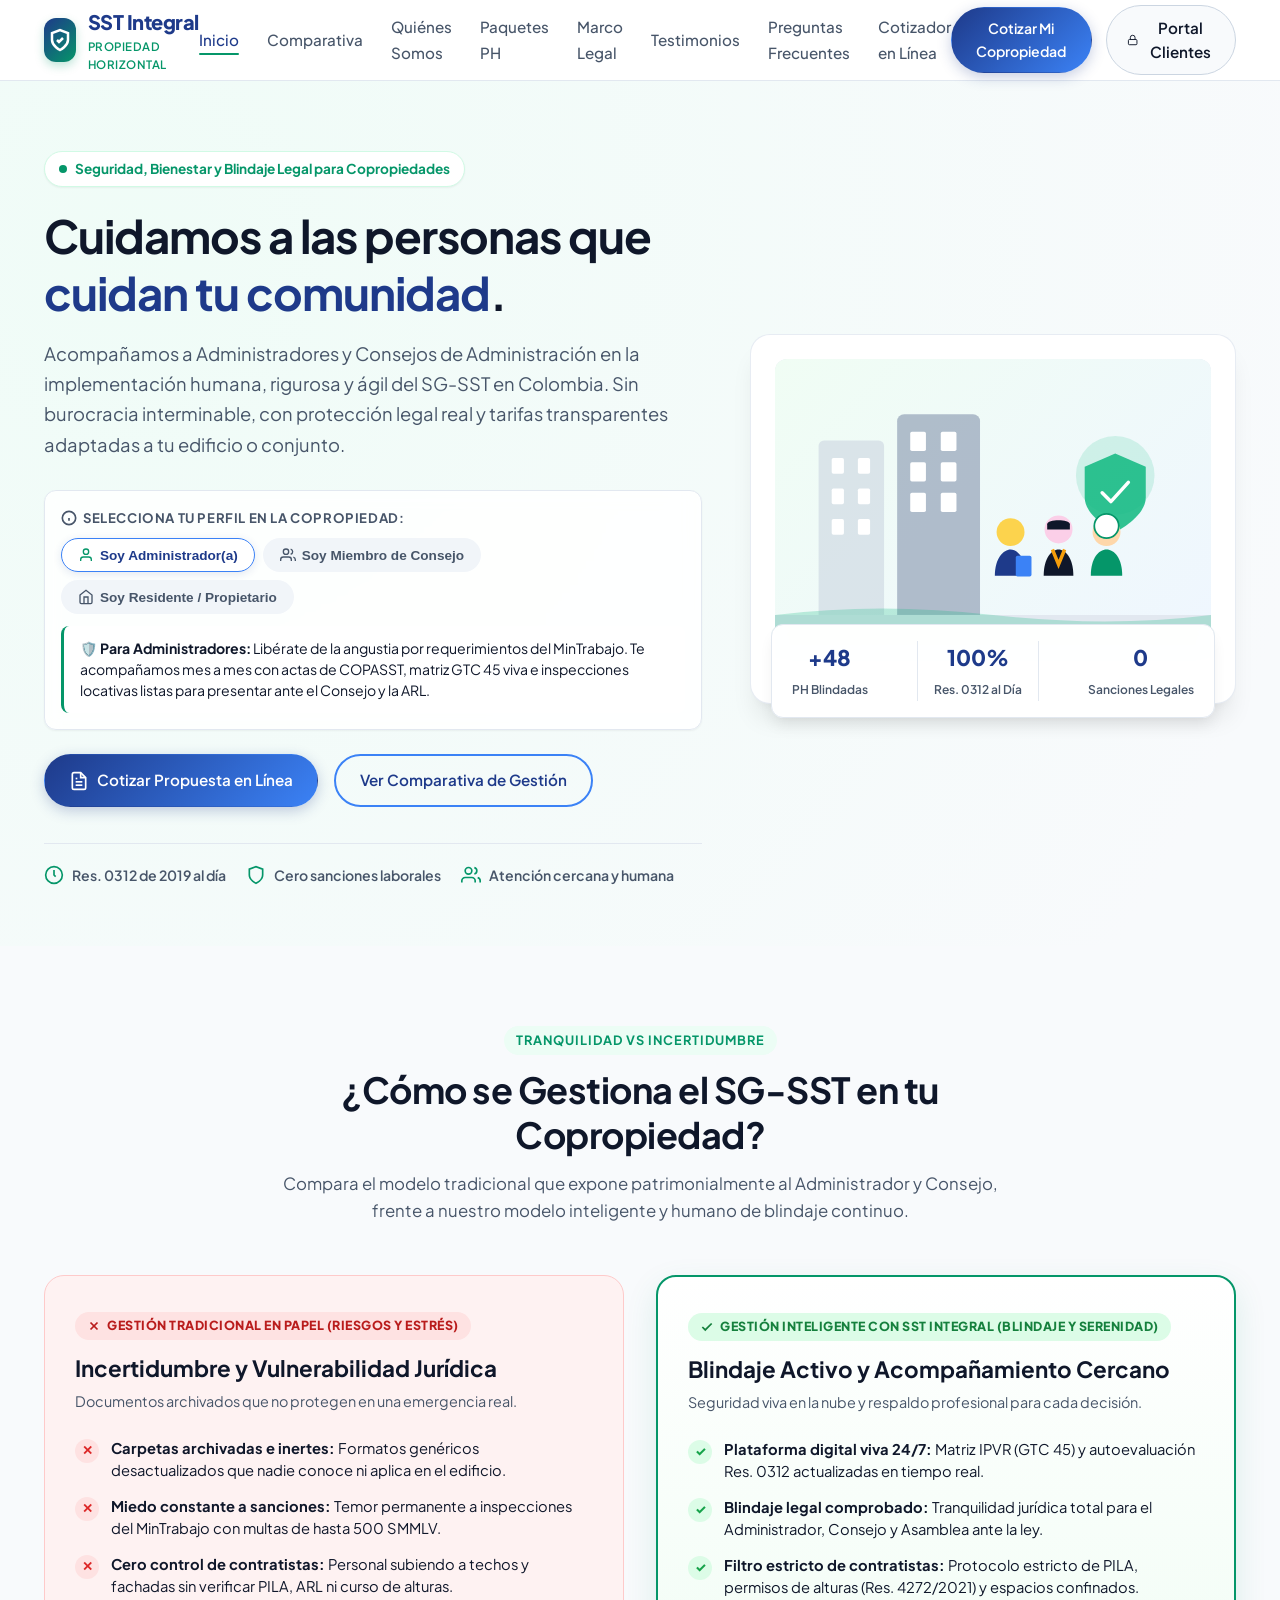
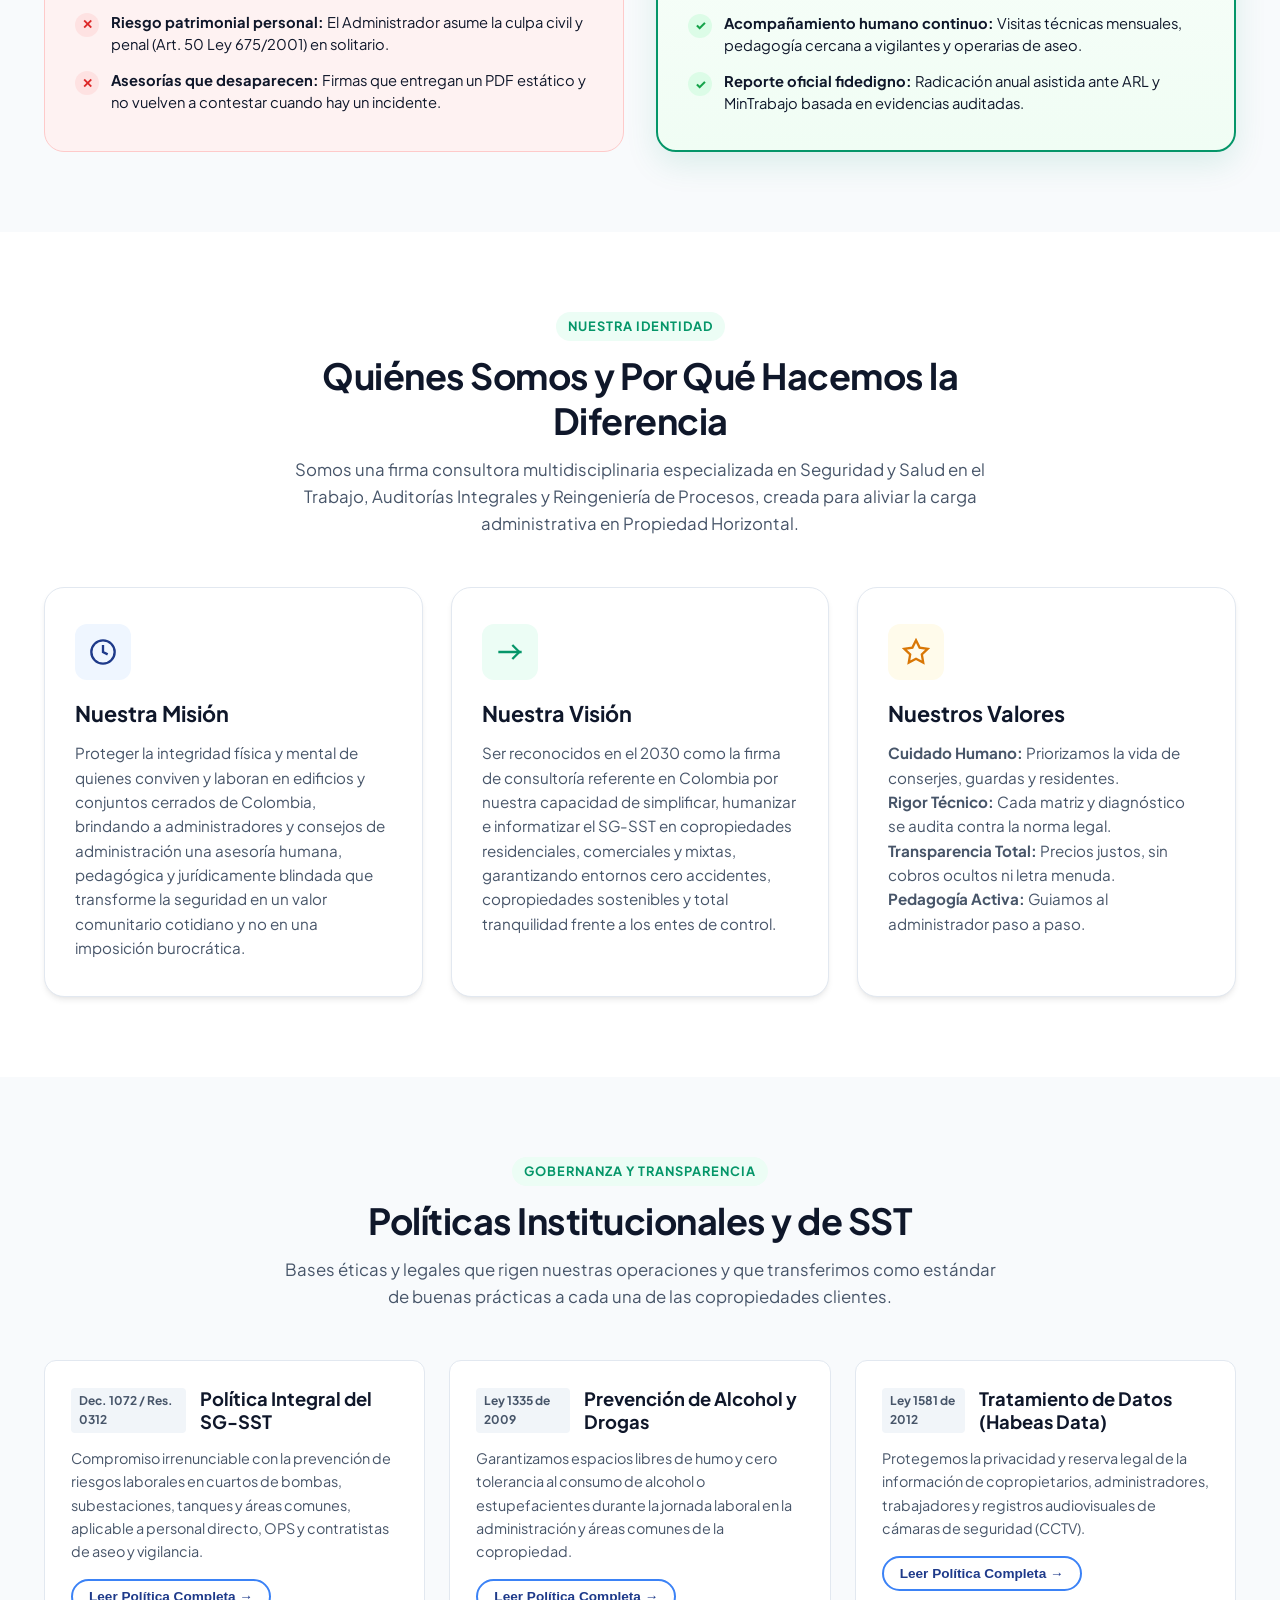
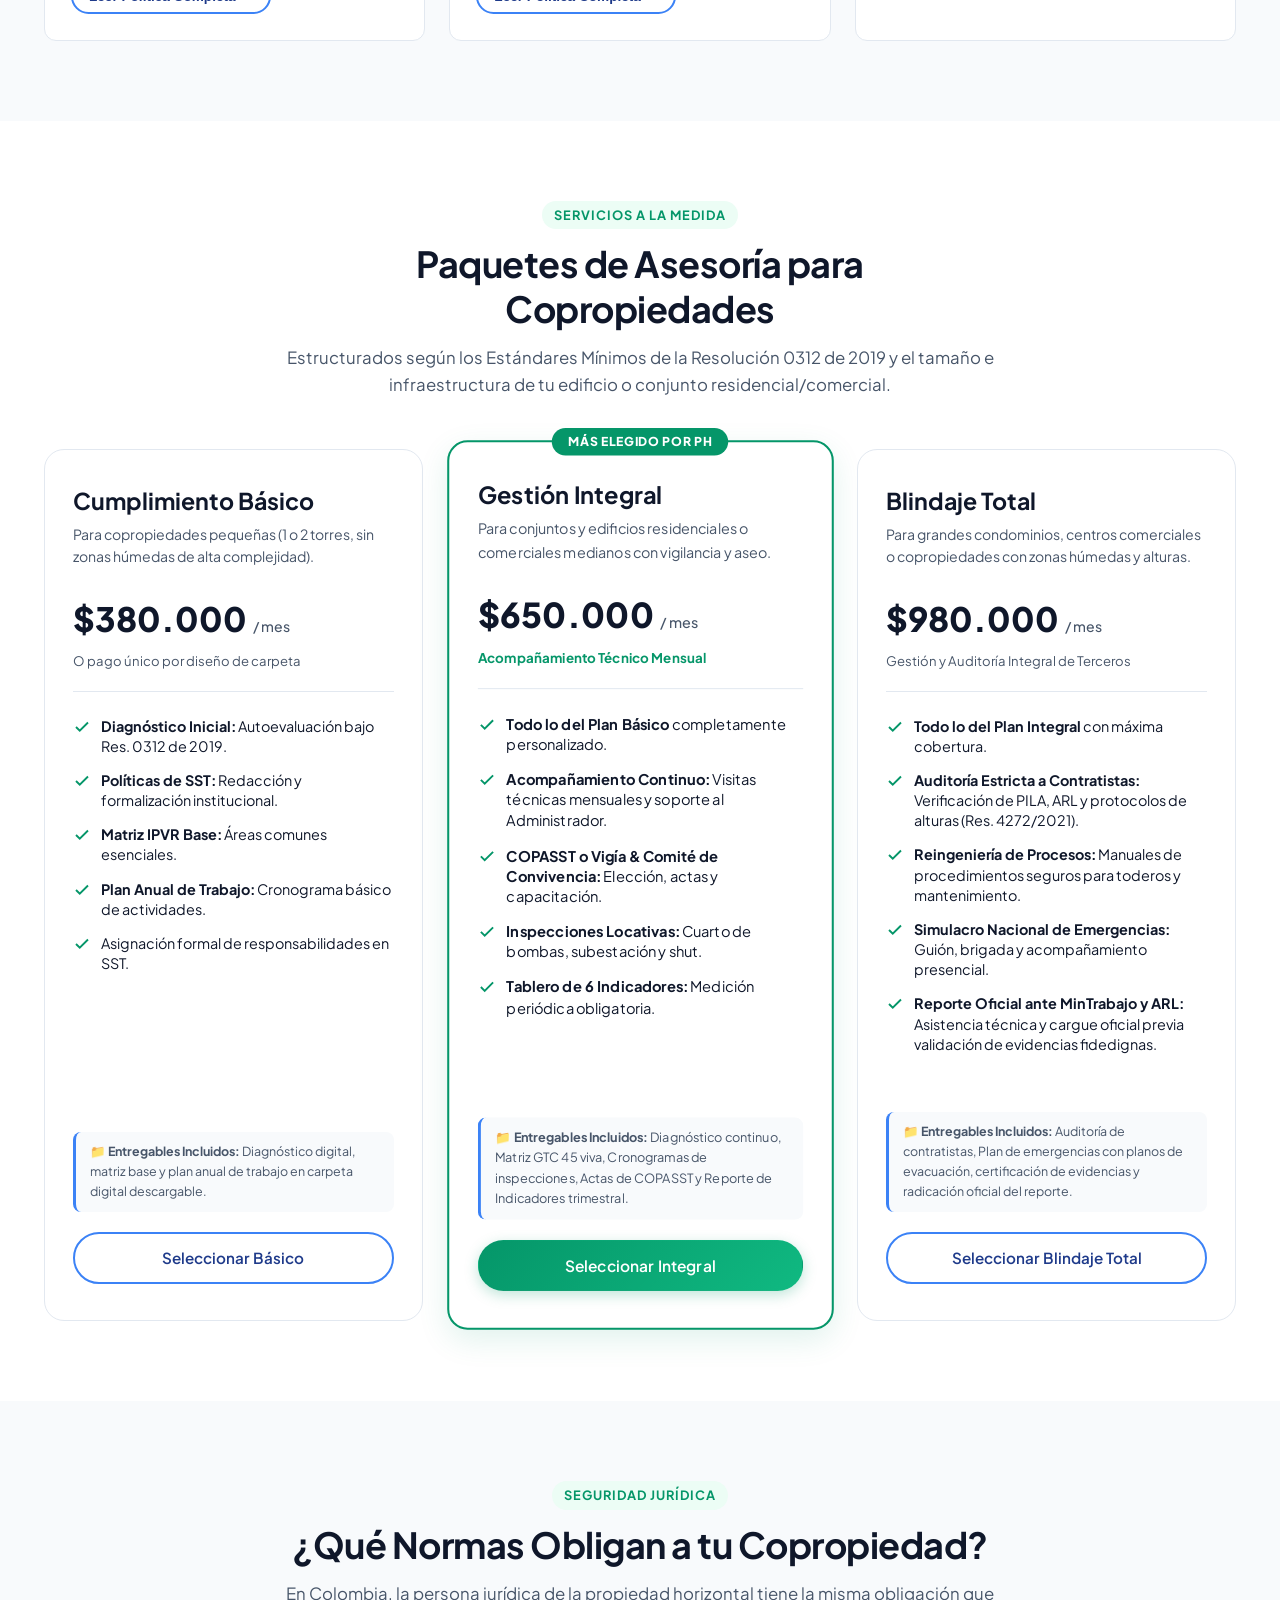
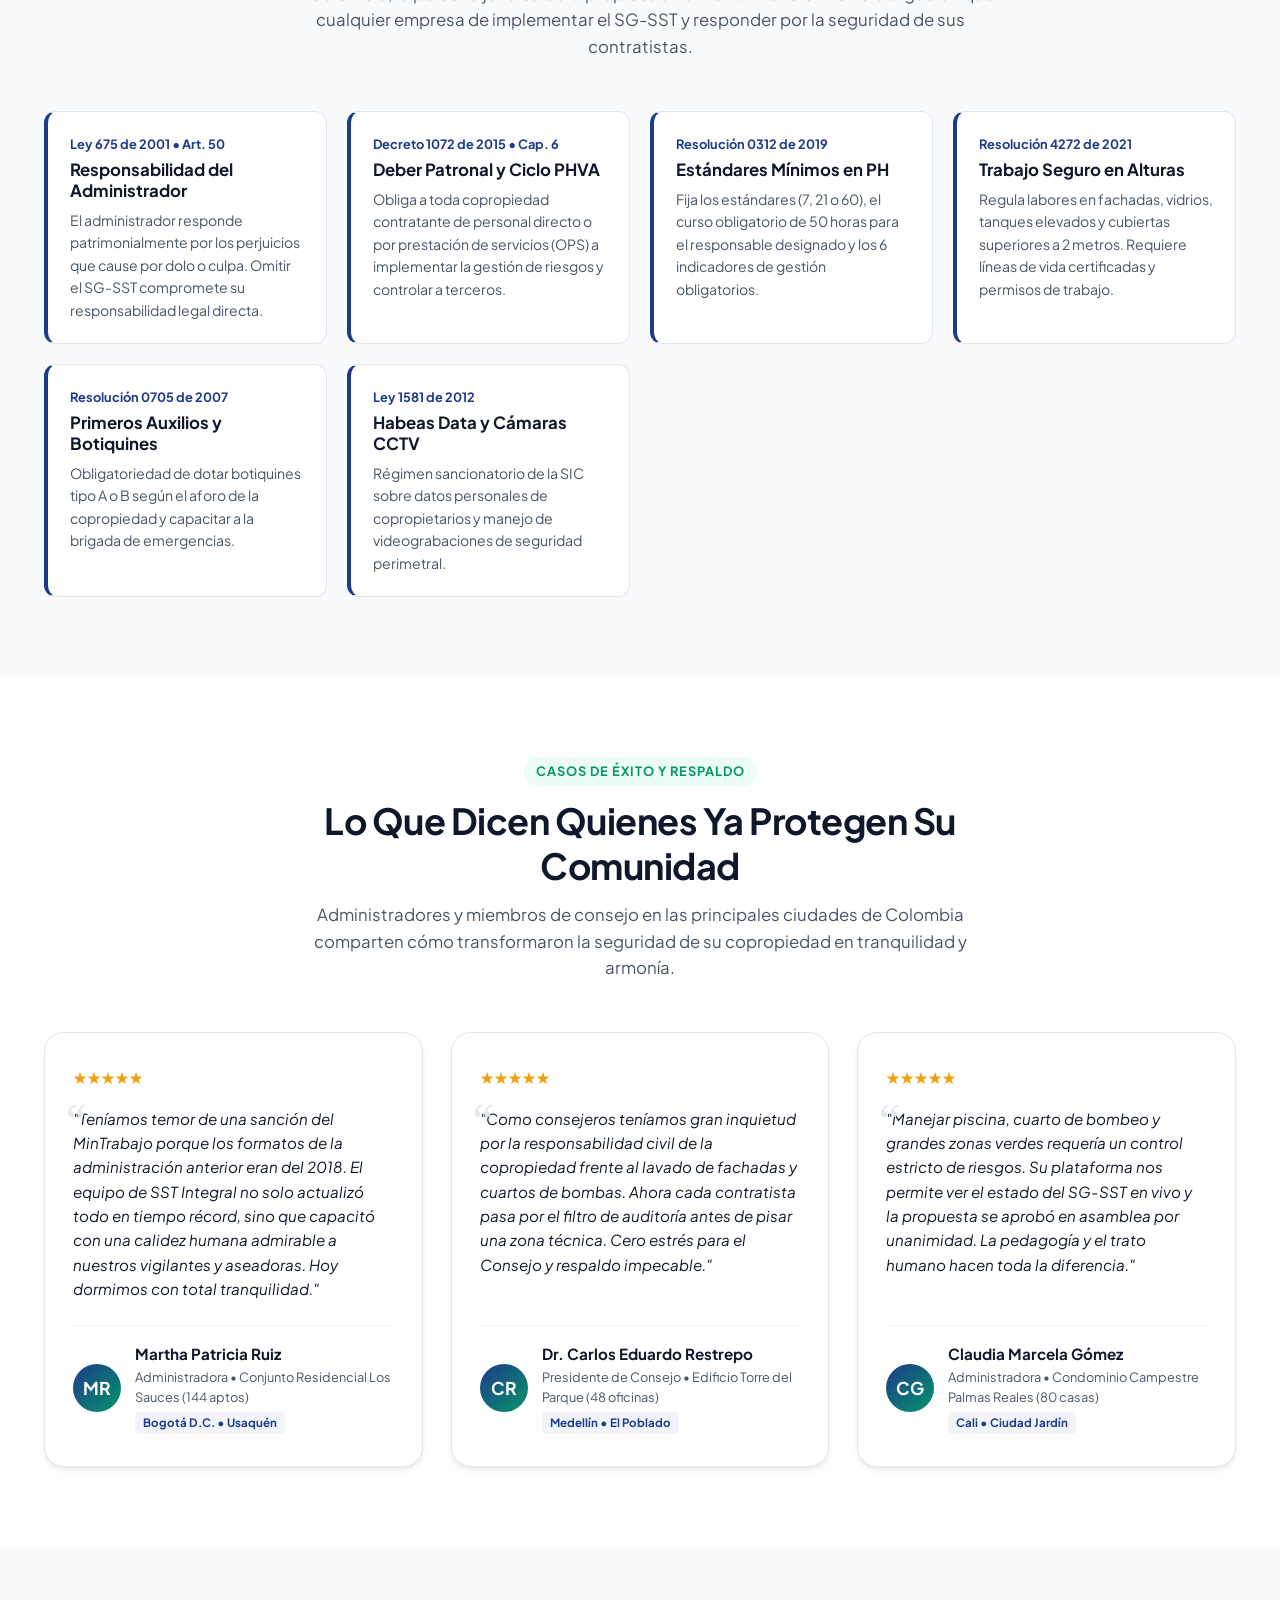
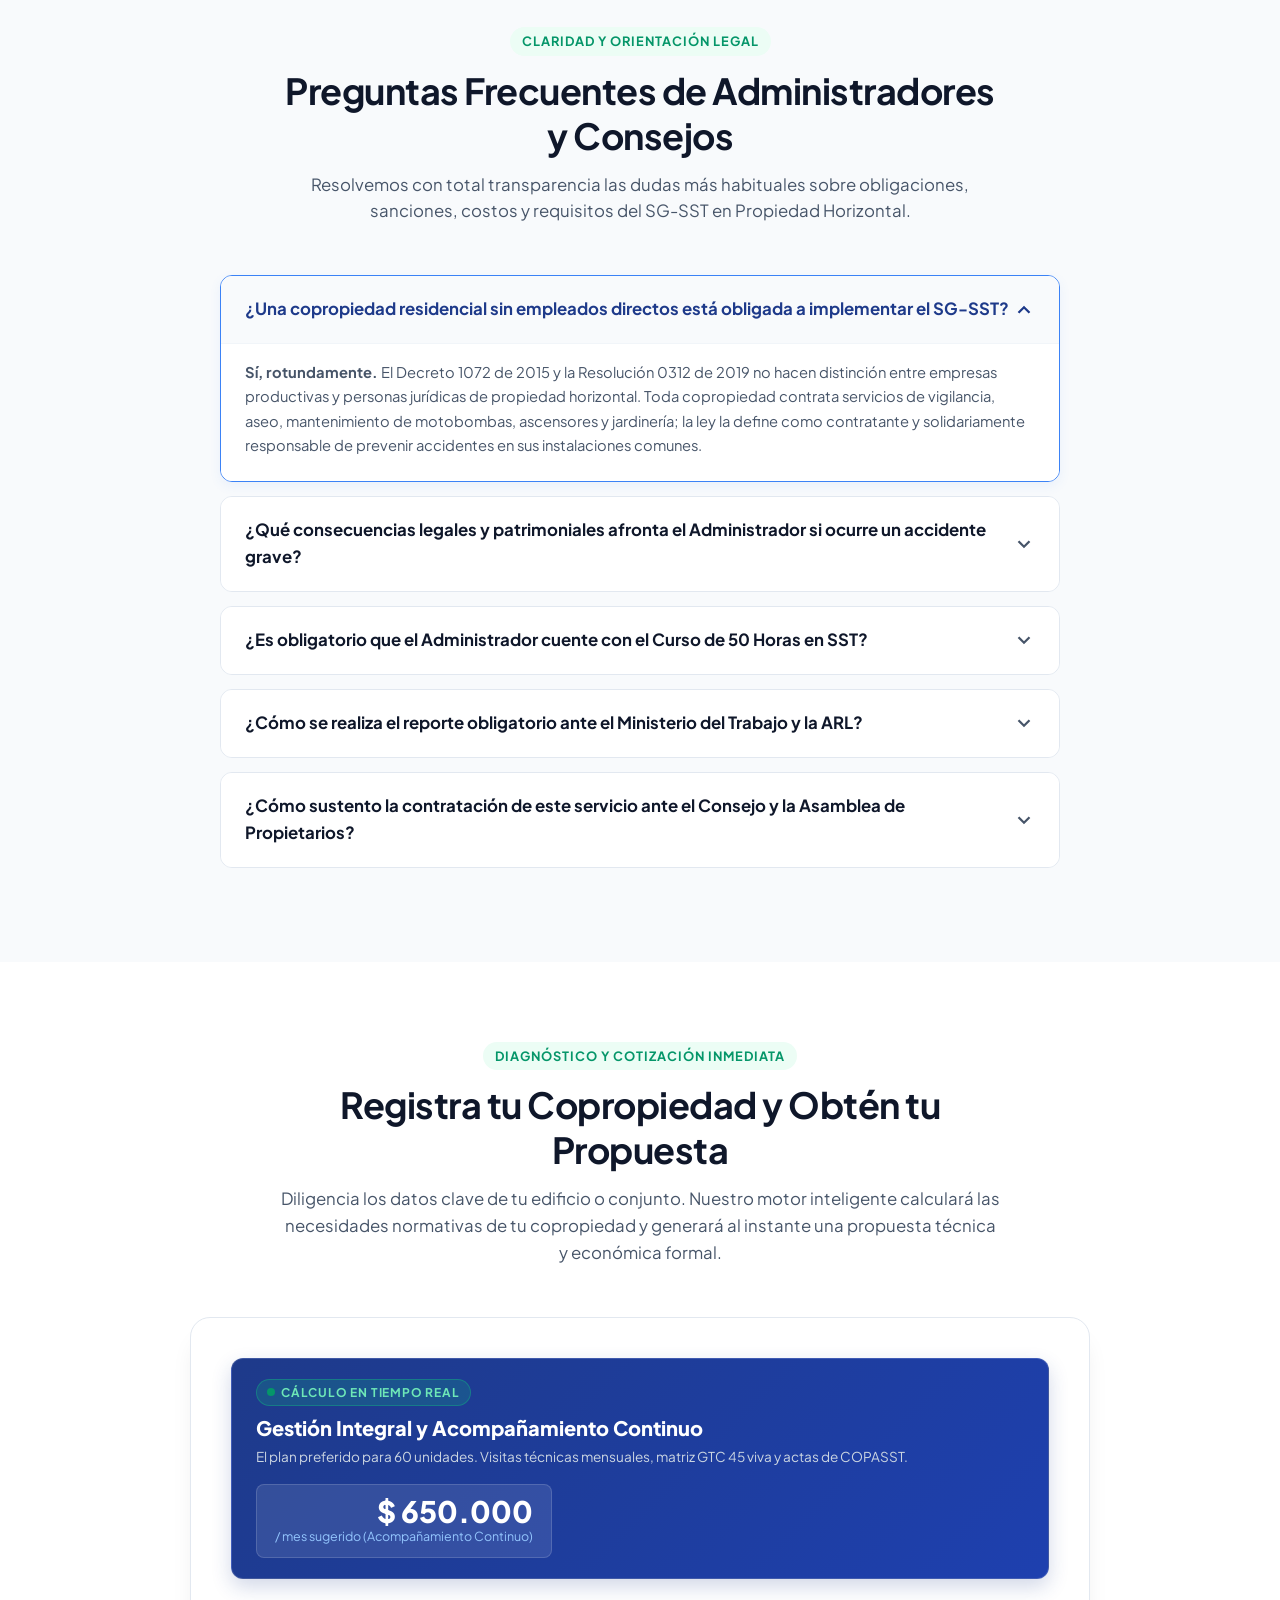
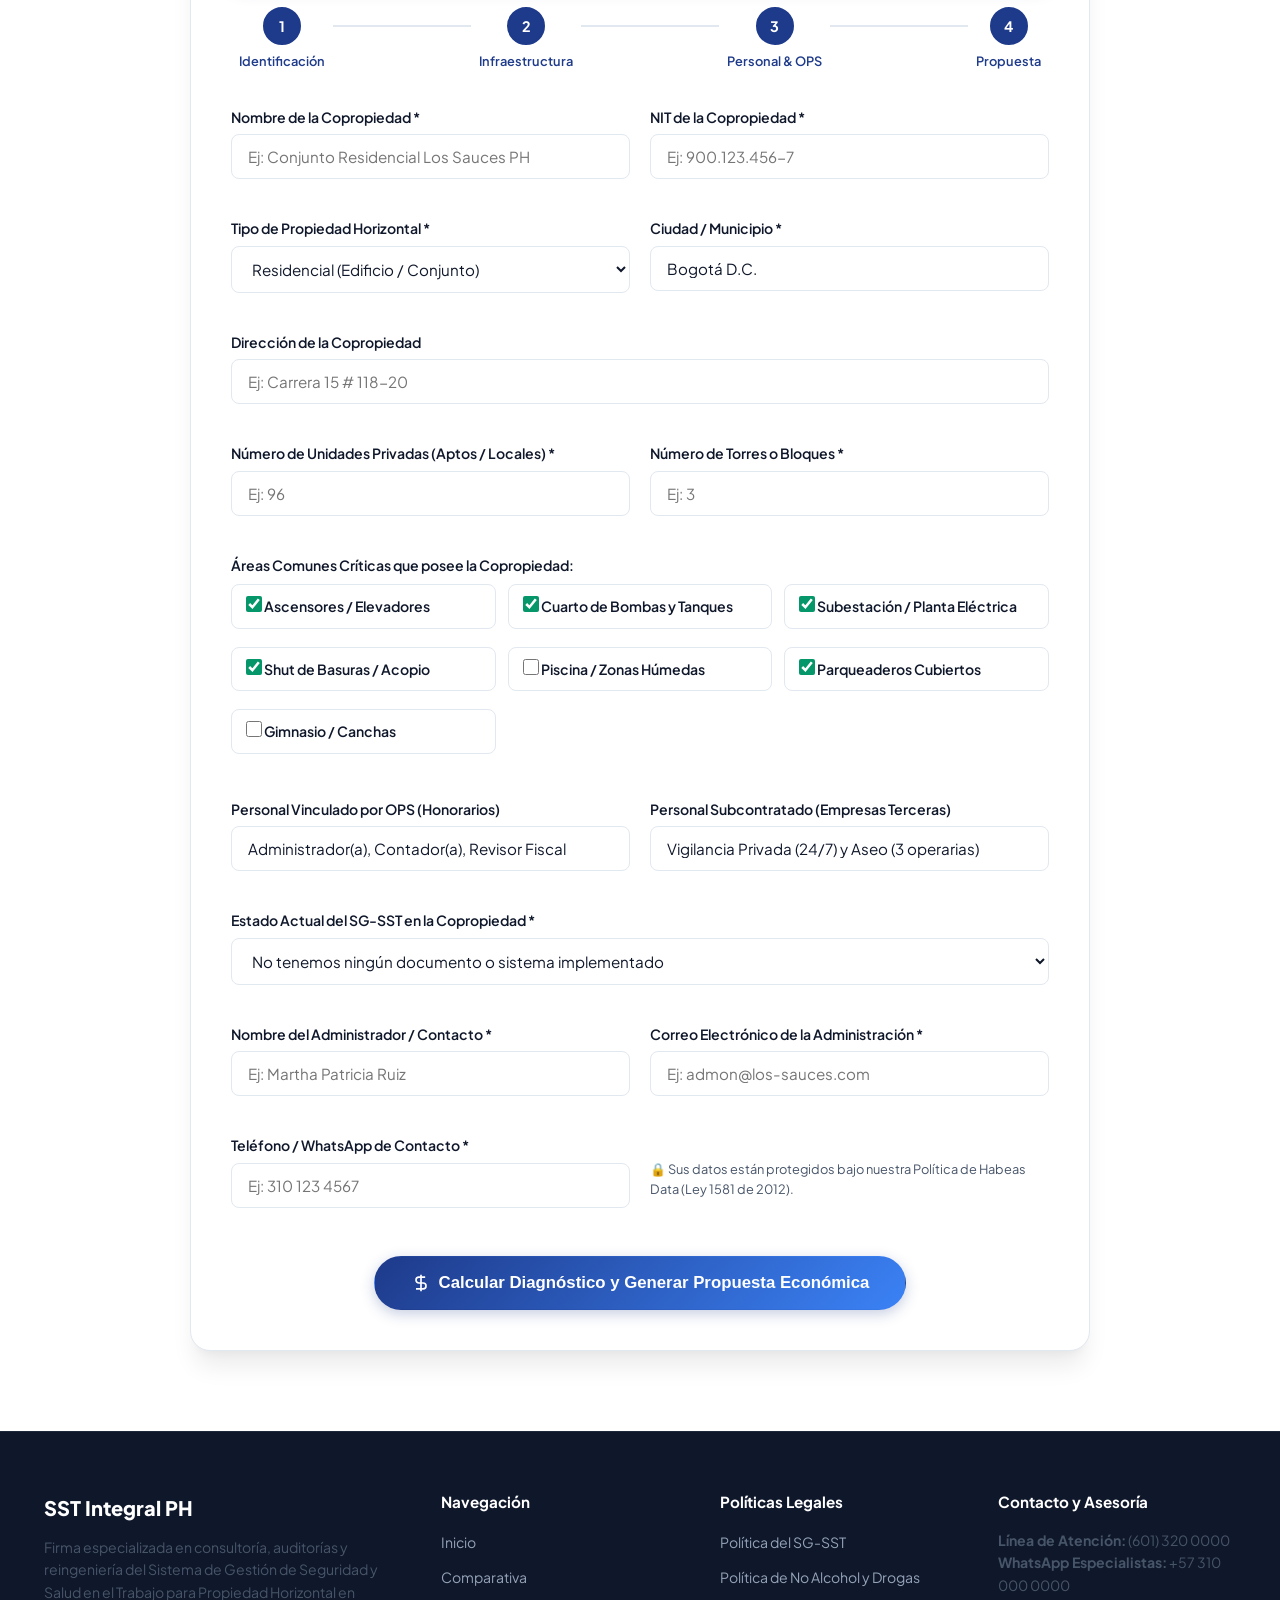
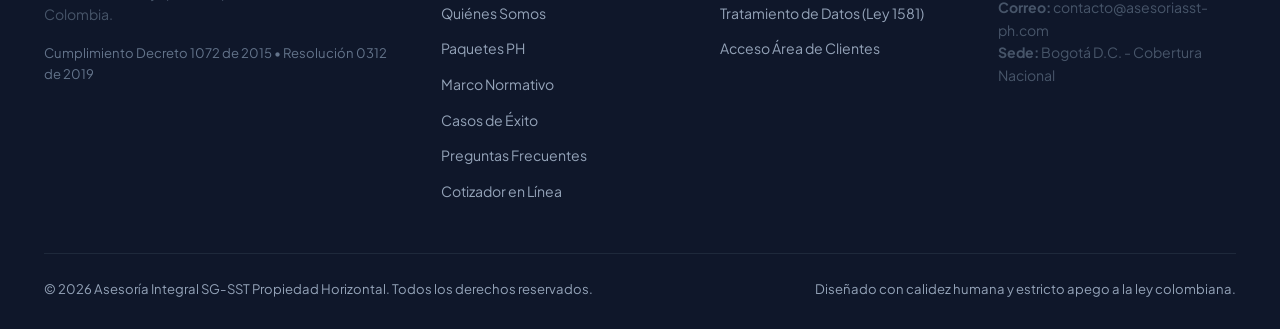
<file: web/v1/index.html>
<!DOCTYPE html>
<html lang="es">
<head>
  <meta charset="UTF-8">
  <meta name="viewport" content="width=device-width, initial-scale=1.0">
  <title>Asesoría Integral en SG-SST para Propiedad Horizontal | Colombia</title>
  <meta name="description" content="Protegemos y blindamos jurídicamente a copropiedades, administradores y consejos de administración en Colombia bajo la Resolución 0312 de 2019 y Decreto 1072 de 2015.">
  <link rel="stylesheet" href="css/styles.css">
  <link rel="icon" href="data:image/svg+xml,<svg xmlns='http://www.w3.org/2000/svg' viewBox='0 0 24 24' fill='%23059669'><path d='M12 1L3 5v6c0 5.55 3.84 10.74 9 12 5.16-1.26 9-6.45 9-12V5l-9-4zm-2 16l-4-4 1.41-1.41L10 14.17l6.59-6.59L18 9l-8 8z'/></svg>">
</head>
<body>

  <!-- ===================================================================
       ENCABEZADO Y NAVEGACIÓN INSTITUCIONAL
       =================================================================== -->
  <header class="header">
    <div class="container navbar">
      <a href="#inicio" class="logo-brand">
        <div class="logo-icon">
          <svg width="24" height="24" viewBox="0 0 24 24" fill="none" stroke="currentColor" stroke-width="2.5">
            <path d="M12 22s8-4 8-10V5l-8-3-8 3v7c0 6 8 10 8 10z"></path>
            <path d="m9 12 2 2 4-4"></path>
          </svg>
        </div>
        <div>
          <span>SST Integral</span>
          <span style="display: block; font-size: 0.72rem; font-weight: 600; color: var(--secondary); letter-spacing: 0.5px;">PROPIEDAD HORIZONTAL</span>
        </div>
      </a>

      <!-- Pestañas Públicas Filtradas (Sin Pestañas de Entregables Internos) -->
      <ul class="nav-links">
        <li><a href="#inicio" class="active">Inicio</a></li>
        <li><a href="#comparativa">Comparativa</a></li>
        <li><a href="#nosotros">Quiénes Somos</a></li>
        <li><a href="#paquetes">Paquetes PH</a></li>
        <li><a href="#marco-legal">Marco Legal</a></li>
        <li><a href="#testimonios">Testimonios</a></li>
        <li><a href="#faq">Preguntas Frecuentes</a></li>
        <li><a href="#cotizador">Cotizador en Línea</a></li>
      </ul>

      <div class="nav-actions">
        <a href="#cotizador" class="btn btn-primary" style="padding: 9px 18px; font-size: 0.88rem;">
          Cotizar Mi Copropiedad
        </a>
        <!-- Acceso seguro al Espacio de Entregables según paquete contratado -->
        <a href="/entregables.html" class="btn btn-portal" title="Acceso al portal privado de entregables contratados">
          <svg width="18" height="18" viewBox="0 0 24 24" fill="none" stroke="currentColor" stroke-width="2">
            <rect x="3" y="11" width="18" height="11" rx="2" ry="2"></rect>
            <path d="M7 11V7a5 5 0 0 1 10 0v4"></path>
          </svg>
          Portal Clientes
        </a>
      </div>
    </div>
  </header>

  <!-- ===================================================================
       HERO PRINCIPAL - CÁLIDO, HUMANO Y EMPÁTICO
       =================================================================== -->
  <section id="inicio" class="hero">
    <div class="container hero-grid">
      <div>
        <div class="hero-badge">
          <span class="hero-badge-dot"></span>
          Seguridad, Bienestar y Blindaje Legal para Copropiedades
        </div>
        <h1>
          Cuidamos a las personas que <span>cuidan tu comunidad</span>.
        </h1>
        <p class="hero-lead">
          Acompañamos a Administradores y Consejos de Administración en la implementación humana, rigurosa y ágil del SG-SST en Colombia. Sin burocracia interminable, con protección legal real y tarifas transparentes adaptadas a tu edificio o conjunto.
        </p>

        <!-- Selector Rápido de Perfil Humano y Empático -->
        <div class="hero-role-wrapper">
          <div class="hero-role-title">
            <svg width="16" height="16" viewBox="0 0 24 24" fill="none" stroke="currentColor" stroke-width="2.5">
              <circle cx="12" cy="12" r="10"></circle>
              <line x1="12" y1="16" x2="12" y2="12"></line>
              <line x1="12" y1="8" x2="12.01" y2="8"></line>
            </svg>
            Selecciona tu perfil en la copropiedad:
          </div>
          <div class="hero-role-tabs">
            <button type="button" class="role-tab-btn active" data-role="admin">
              <svg width="16" height="16" viewBox="0 0 24 24" fill="none" stroke="currentColor" stroke-width="2">
                <path d="M20 21v-2a4 4 0 0 0-4-4H8a4 4 0 0 0-4 4v2"></path>
                <circle cx="12" cy="7" r="4"></circle>
              </svg>
              Soy Administrador(a)
            </button>
            <button type="button" class="role-tab-btn" data-role="consejo">
              <svg width="16" height="16" viewBox="0 0 24 24" fill="none" stroke="currentColor" stroke-width="2">
                <path d="M17 21v-2a4 4 0 0 0-4-4H5a4 4 0 0 0-4 4v2"></path>
                <circle cx="9" cy="7" r="4"></circle>
                <path d="M23 21v-2a4 4 0 0 0-3-3.87"></path>
                <path d="M16 3.13a4 4 0 0 1 0 7.75"></path>
              </svg>
              Soy Miembro de Consejo
            </button>
            <button type="button" class="role-tab-btn" data-role="residente">
              <svg width="16" height="16" viewBox="0 0 24 24" fill="none" stroke="currentColor" stroke-width="2">
                <path d="M3 9l9-7 9 7v11a2 2 0 0 1-2 2H5a2 2 0 0 1-2-2z"></path>
                <polyline points="9 22 9 12 15 12 15 22"></polyline>
              </svg>
              Soy Residente / Propietario
            </button>
          </div>
          <div id="roleContentBox" class="role-content-box">
            🛡️ <strong>Para Administradores:</strong> Libérate de la angustia por requerimientos del MinTrabajo. Te acompañamos mes a mes con actas de COPASST, matriz GTC 45 viva e inspecciones locativas listas para presentar ante el Consejo y la ARL.
          </div>
        </div>

        <div class="hero-buttons">
          <a href="#cotizador" class="btn btn-primary">
            <svg width="20" height="20" viewBox="0 0 24 24" fill="none" stroke="currentColor" stroke-width="2">
              <path d="M14 2H6a2 2 0 0 0-2 2v16a2 2 0 0 0 2 2h12a2 2 0 0 0 2-2V8z"></path>
              <polyline points="14 2 14 8 20 8"></polyline>
              <line x1="16" y1="13" x2="8" y2="13"></line>
              <line x1="16" y1="17" x2="8" y2="17"></line>
              <polyline points="10 9 9 9 8 9"></polyline>
            </svg>
            Cotizar Propuesta en Línea
          </a>
          <a href="#comparativa" class="btn btn-outline">
            Ver Comparativa de Gestión
          </a>
        </div>

        <div class="hero-trust">
          <div class="trust-item">
            <svg width="20" height="20" viewBox="0 0 24 24" fill="none" stroke="currentColor" stroke-width="2">
              <circle cx="12" cy="12" r="10"></circle>
              <polyline points="12 6 12 12 14 14"></polyline>
            </svg>
            Res. 0312 de 2019 al día
          </div>
          <div class="trust-item">
            <svg width="20" height="20" viewBox="0 0 24 24" fill="none" stroke="currentColor" stroke-width="2">
              <path d="M12 22s8-4 8-10V5l-8-3-8 3v7c0 6 8 10 8 10z"></path>
            </svg>
            Cero sanciones laborales
          </div>
          <div class="trust-item">
            <svg width="20" height="20" viewBox="0 0 24 24" fill="none" stroke="currentColor" stroke-width="2">
              <path d="M17 21v-2a4 4 0 0 0-4-4H5a4 4 0 0 0-4 4v2"></path>
              <circle cx="9" cy="7" r="4"></circle>
              <path d="M23 21v-2a4 4 0 0 0-3-3.87"></path>
              <path d="M16 3.13a4 4 0 0 1 0 7.75"></path>
            </svg>
            Atención cercana y humana
          </div>
        </div>
      </div>

      <!-- Tarjeta Visual con Fotografía y Gráficos Humanos de SST -->
      <div class="hero-visual-card">
        <div class="hero-image-wrapper">
          <!-- Gráfica SVG Humanizada de Comunidad y Seguridad en Copropiedad -->
          <svg width="100%" height="100%" viewBox="0 0 500 320" fill="none" xmlns="http://www.w3.org/2000/svg" style="background: linear-gradient(135deg, #f0fdf4 0%, #eff6ff 100%);">
            <!-- Edificios amigables de fondo -->
            <rect x="50" y="70" width="75" height="210" rx="6" fill="#cbd5e1" opacity="0.6"/>
            <rect x="65" y="90" width="14" height="18" rx="2" fill="#ffffff"/>
            <rect x="95" y="90" width="14" height="18" rx="2" fill="#ffffff"/>
            <rect x="65" y="125" width="14" height="18" rx="2" fill="#ffffff"/>
            <rect x="95" y="125" width="14" height="18" rx="2" fill="#ffffff"/>
            <rect x="65" y="160" width="14" height="18" rx="2" fill="#ffffff"/>
            <rect x="95" y="160" width="14" height="18" rx="2" fill="#ffffff"/>
            
            <rect x="140" y="40" width="95" height="240" rx="8" fill="#94a3b8" opacity="0.7"/>
            <rect x="155" y="60" width="18" height="22" rx="2" fill="#ffffff"/>
            <rect x="190" y="60" width="18" height="22" rx="2" fill="#ffffff"/>
            <rect x="155" y="95" width="18" height="22" rx="2" fill="#ffffff"/>
            <rect x="190" y="95" width="18" height="22" rx="2" fill="#ffffff"/>
            <rect x="155" y="130" width="18" height="22" rx="2" fill="#ffffff"/>
            <rect x="190" y="130" width="18" height="22" rx="2" fill="#ffffff"/>

            <!-- Áreas Verdes y Seguridad -->
            <circle cx="390" cy="110" r="45" fill="#10b981" opacity="0.15"/>
            <path d="M390 85L425 100V135C425 158 390 175 390 175C390 175 355 158 355 135V100L390 85Z" fill="#10b981" opacity="0.85"/>
            <path d="M375 130L385 140L405 118" stroke="#ffffff" stroke-width="4" stroke-linecap="round" stroke-linejoin="round"/>

            <!-- Figuras Humanas representando Comunidad, Guardia y Administradora -->
            <g transform="translate(240, 150)">
              <!-- Administradora con carpeta de SST -->
              <circle cx="30" cy="25" r="16" fill="#fcd34d"/>
              <path d="M12 75C12 55 22 45 30 45C38 45 48 55 48 75" fill="#1e3a8a"/>
              <rect x="36" y="52" width="18" height="24" rx="2" fill="#3b82f6"/>

              <!-- Guarda de Seguridad con gorra y chaleco reflectivo -->
              <circle cx="85" cy="22" r="16" fill="#fbcfe8"/>
              <path d="M72 16C72 10 98 10 98 16V22H72V16Z" fill="#0f172a"/>
              <path d="M68 75C68 55 77 45 85 45C93 45 102 55 102 75" fill="#0f172a"/>
              <path d="M78 45L85 62L92 45" stroke="#f59e0b" stroke-width="4"/>

              <!-- Operaria de Servicios Generales con EPP -->
              <circle cx="140" cy="25" r="16" fill="#fed7aa"/>
              <path d="M122 75C122 55 131 45 140 45C149 45 158 55 158 75" fill="#059669"/>
              <circle cx="140" cy="18" r="14" fill="#ffffff" stroke="#059669" stroke-width="2"/>
            </g>

            <!-- Piso suave y jardín -->
            <rect x="0" y="270" width="500" height="50" fill="#e2e8f0"/>
            <path d="M0 270 Q 120 255 250 270 T 500 270 V 320 H 0 Z" fill="#10b981" opacity="0.25"/>
          </svg>
        </div>

        <div class="hero-floating-stat">
          <div class="stat-item">
            <span class="stat-num">+48</span>
            <span class="stat-label">PH Blindadas</span>
          </div>
          <div class="stat-item" style="border-left: 1px solid var(--border); border-right: 1px solid var(--border); padding: 0 16px;">
            <span class="stat-num">100%</span>
            <span class="stat-label">Res. 0312 al Día</span>
          </div>
          <div class="stat-item">
            <span class="stat-num">0</span>
            <span class="stat-label">Sanciones Legales</span>
          </div>
        </div>
      </div>
    </div>
  </section>

  <!-- ===================================================================
       TABLA COMPARATIVA: GESTIÓN TRADICIONAL VS SST INTEGRAL
       =================================================================== -->
  <section id="comparativa" class="section">
    <div class="container">
      <div class="section-header">
        <span class="section-tag">Tranquilidad vs Incertidumbre</span>
        <h2 class="section-title">¿Cómo se Gestiona el SG-SST en tu Copropiedad?</h2>
        <p class="section-desc">
          Compara el modelo tradicional que expone patrimonialmente al Administrador y Consejo, frente a nuestro modelo inteligente y humano de blindaje continuo.
        </p>
      </div>

      <div class="comp-grid">
        <!-- Columna 1: Gestión Tradicional en Papel -->
        <div class="comp-card comp-card-traditional">
          <span class="comp-badge comp-badge-danger">
            <svg width="14" height="14" viewBox="0 0 24 24" fill="none" stroke="currentColor" stroke-width="3">
              <line x1="18" y1="6" x2="6" y2="18"></line>
              <line x1="6" y1="6" x2="18" y2="18"></line>
            </svg>
            Gestión Tradicional en Papel (Riesgos y Estrés)
          </span>
          <h3 class="comp-title">Incertidumbre y Vulnerabilidad Jurídica</h3>
          <p class="comp-subtitle">Documentos archivados que no protegen en una emergencia real.</p>
          <ul class="comp-list">
            <li class="comp-item">
              <span class="comp-icon-fail">✕</span>
              <span><strong>Carpetas archivadas e inertes:</strong> Formatos genéricos desactualizados que nadie conoce ni aplica en el edificio.</span>
            </li>
            <li class="comp-item">
              <span class="comp-icon-fail">✕</span>
              <span><strong>Miedo constante a sanciones:</strong> Temor permanente a inspecciones del MinTrabajo con multas de hasta 500 SMMLV.</span>
            </li>
            <li class="comp-item">
              <span class="comp-icon-fail">✕</span>
              <span><strong>Cero control de contratistas:</strong> Personal subiendo a techos y fachadas sin verificar PILA, ARL ni curso de alturas.</span>
            </li>
            <li class="comp-item">
              <span class="comp-icon-fail">✕</span>
              <span><strong>Riesgo patrimonial personal:</strong> El Administrador asume la culpa civil y penal (Art. 50 Ley 675/2001) en solitario.</span>
            </li>
            <li class="comp-item">
              <span class="comp-icon-fail">✕</span>
              <span><strong>Asesorías que desaparecen:</strong> Firmas que entregan un PDF estático y no vuelven a contestar cuando hay un incidente.</span>
            </li>
          </ul>
        </div>

        <!-- Columna 2: Gestión Inteligente con SST Integral -->
        <div class="comp-card comp-card-smart">
          <span class="comp-badge comp-badge-success">
            <svg width="14" height="14" viewBox="0 0 24 24" fill="none" stroke="currentColor" stroke-width="3">
              <polyline points="20 6 9 17 4 12"></polyline>
            </svg>
            Gestión Inteligente con SST Integral (Blindaje y Serenidad)
          </span>
          <h3 class="comp-title">Blindaje Activo y Acompañamiento Cercano</h3>
          <p class="comp-subtitle">Seguridad viva en la nube y respaldo profesional para cada decisión.</p>
          <ul class="comp-list">
            <li class="comp-item">
              <span class="comp-icon-check">✓</span>
              <span><strong>Plataforma digital viva 24/7:</strong> Matriz IPVR (GTC 45) y autoevaluación Res. 0312 actualizadas en tiempo real.</span>
            </li>
            <li class="comp-item">
              <span class="comp-icon-check">✓</span>
              <span><strong>Blindaje legal comprobado:</strong> Tranquilidad jurídica total para el Administrador, Consejo y Asamblea ante la ley.</span>
            </li>
            <li class="comp-item">
              <span class="comp-icon-check">✓</span>
              <span><strong>Filtro estricto de contratistas:</strong> Protocolo estricto de PILA, permisos de alturas (Res. 4272/2021) y espacios confinados.</span>
            </li>
            <li class="comp-item">
              <span class="comp-icon-check">✓</span>
              <span><strong>Acompañamiento humano continuo:</strong> Visitas técnicas mensuales, pedagogía cercana a vigilantes y operarias de aseo.</span>
            </li>
            <li class="comp-item">
              <span class="comp-icon-check">✓</span>
              <span><strong>Reporte oficial fidedigno:</strong> Radicación anual asistida ante ARL y MinTrabajo basada en evidencias auditadas.</span>
            </li>
          </ul>
        </div>
      </div>
    </div>
  </section>

  <!-- ===================================================================
       QUIÉNES SOMOS, MISIÓN, VISIÓN Y VALORES
       =================================================================== -->
  <section id="nosotros" class="section section-alt">
    <div class="container">
      <div class="section-header">
        <span class="section-tag">Nuestra Identidad</span>
        <h2 class="section-title">Quiénes Somos y Por Qué Hacemos la Diferencia</h2>
        <p class="section-desc">
          Somos una firma consultora multidisciplinaria especializada en Seguridad y Salud en el Trabajo, Auditorías Integrales y Reingeniería de Procesos, creada para aliviar la carga administrativa en Propiedad Horizontal.
        </p>
      </div>

      <div class="about-grid">
        <div class="about-card">
          <div class="about-card-icon icon-blue">
            <svg width="28" height="28" viewBox="0 0 24 24" fill="none" stroke="currentColor" stroke-width="2">
              <circle cx="12" cy="12" r="10"></circle>
              <polyline points="12 6 12 12 16 14"></polyline>
            </svg>
          </div>
          <h3>Nuestra Misión</h3>
          <p>
            Proteger la integridad física y mental de quienes conviven y laboran en edificios y conjuntos cerrados de Colombia, brindando a administradores y consejos de administración una asesoría humana, pedagógica y jurídicamente blindada que transforme la seguridad en un valor comunitario cotidiano y no en una imposición burocrática.
          </p>
        </div>

        <div class="about-card">
          <div class="about-card-icon icon-green">
            <svg width="28" height="28" viewBox="0 0 24 24" fill="none" stroke="currentColor" stroke-width="2">
              <path d="M2 12h20"></path>
              <path d="M20 12l-6-6"></path>
              <path d="M20 12l-6 6"></path>
            </svg>
          </div>
          <h3>Nuestra Visión</h3>
          <p>
            Ser reconocidos en el 2030 como la firma de consultoría referente en Colombia por nuestra capacidad de simplificar, humanizar e informatizar el SG-SST en copropiedades residenciales, comerciales y mixtas, garantizando entornos cero accidentes, copropiedades sostenibles y total tranquilidad frente a los entes de control.
          </p>
        </div>

        <div class="about-card">
          <div class="about-card-icon icon-amber">
            <svg width="28" height="28" viewBox="0 0 24 24" fill="none" stroke="currentColor" stroke-width="2">
              <polygon points="12 2 15.09 8.26 22 9.27 17 14.14 18.18 21.02 12 17.77 5.82 21.02 7 14.14 2 9.27 8.91 8.26 12 2"></polygon>
            </svg>
          </div>
          <h3>Nuestros Valores</h3>
          <p>
            <strong>Cuidado Humano:</strong> Priorizamos la vida de conserjes, guardas y residentes.<br>
            <strong>Rigor Técnico:</strong> Cada matriz y diagnóstico se audita contra la norma legal.<br>
            <strong>Transparencia Total:</strong> Precios justos, sin cobros ocultos ni letra menuda.<br>
            <strong>Pedagogía Activa:</strong> Guiamos al administrador paso a paso.
          </p>
        </div>
      </div>
    </div>
  </section>

  <!-- ===================================================================
       POLÍTICAS CORPORATIVAS Y DE SST
       =================================================================== -->
  <section id="politicas" class="section">
    <div class="container">
      <div class="section-header">
        <span class="section-tag">Gobernanza y Transparencia</span>
        <h2 class="section-title">Políticas Institucionales y de SST</h2>
        <p class="section-desc">
          Bases éticas y legales que rigen nuestras operaciones y que transferimos como estándar de buenas prácticas a cada una de las copropiedades clientes.
        </p>
      </div>

      <div class="policies-grid">
        <div class="policy-card">
          <div class="policy-header">
            <span class="policy-badge">Dec. 1072 / Res. 0312</span>
            <h4>Política Integral del SG-SST</h4>
          </div>
          <p class="policy-preview">
            Compromiso irrenunciable con la prevención de riesgos laborales en cuartos de bombas, subestaciones, tanques y áreas comunes, aplicable a personal directo, OPS y contratistas de aseo y vigilancia.
          </p>
          <button class="btn btn-outline" style="padding: 8px 16px; font-size: 0.85rem;" onclick="openPolicy('sgsst')">
            Leer Política Completa →
          </button>
        </div>

        <div class="policy-card">
          <div class="policy-header">
            <span class="policy-badge">Ley 1335 de 2009</span>
            <h4>Prevención de Alcohol y Drogas</h4>
          </div>
          <p class="policy-preview">
            Garantizamos espacios libres de humo y cero tolerancia al consumo de alcohol o estupefacientes durante la jornada laboral en la administración y áreas comunes de la copropiedad.
          </p>
          <button class="btn btn-outline" style="padding: 8px 16px; font-size: 0.85rem;" onclick="openPolicy('alcohol')">
            Leer Política Completa →
          </button>
        </div>

        <div class="policy-card">
          <div class="policy-header">
            <span class="policy-badge">Ley 1581 de 2012</span>
            <h4>Tratamiento de Datos (Habeas Data)</h4>
          </div>
          <p class="policy-preview">
            Protegemos la privacidad y reserva legal de la información de copropietarios, administradores, trabajadores y registros audiovisuales de cámaras de seguridad (CCTV).
          </p>
          <button class="btn btn-outline" style="padding: 8px 16px; font-size: 0.85rem;" onclick="openPolicy('habeas')">
            Leer Política Completa →
          </button>
        </div>
      </div>
    </div>
  </section>

  <!-- ===================================================================
       PAQUETES DE SERVICIO PARA PROPIEDAD HORIZONTAL
       =================================================================== -->
  <section id="paquetes" class="section section-alt">
    <div class="container">
      <div class="section-header">
        <span class="section-tag">Servicios a la Medida</span>
        <h2 class="section-title">Paquetes de Asesoría para Copropiedades</h2>
        <p class="section-desc">
          Estructurados según los Estándares Mínimos de la Resolución 0312 de 2019 y el tamaño e infraestructura de tu edificio o conjunto residencial/comercial.
        </p>
      </div>

      <div class="packages-grid">
        <!-- Paquete 1: Cumplimiento Básico -->
        <div class="package-card">
          <h3 class="package-title">Cumplimiento Básico</h3>
          <p class="package-subtitle">Para copropiedades pequeñas (1 o 2 torres, sin zonas húmedas de alta complejidad).</p>
          <div class="package-price-wrap">
            <div class="package-price">$380.000 <span class="package-price-term">/ mes</span></div>
            <div style="font-size: 0.82rem; color: var(--muted); margin-top: 4px;">O pago único por diseño de carpeta</div>
          </div>
          <ul class="package-features">
            <li>
              <svg width="18" height="18" viewBox="0 0 24 24" fill="none" stroke="currentColor" stroke-width="2.5"><polyline points="20 6 9 17 4 12"></polyline></svg>
              <span><strong>Diagnóstico Inicial:</strong> Autoevaluación bajo Res. 0312 de 2019.</span>
            </li>
            <li>
              <svg width="18" height="18" viewBox="0 0 24 24" fill="none" stroke="currentColor" stroke-width="2.5"><polyline points="20 6 9 17 4 12"></polyline></svg>
              <span><strong>Políticas de SST:</strong> Redacción y formalización institucional.</span>
            </li>
            <li>
              <svg width="18" height="18" viewBox="0 0 24 24" fill="none" stroke="currentColor" stroke-width="2.5"><polyline points="20 6 9 17 4 12"></polyline></svg>
              <span><strong>Matriz IPVR Base:</strong> Áreas comunes esenciales.</span>
            </li>
            <li>
              <svg width="18" height="18" viewBox="0 0 24 24" fill="none" stroke="currentColor" stroke-width="2.5"><polyline points="20 6 9 17 4 12"></polyline></svg>
              <span><strong>Plan Anual de Trabajo:</strong> Cronograma básico de actividades.</span>
            </li>
            <li>
              <svg width="18" height="18" viewBox="0 0 24 24" fill="none" stroke="currentColor" stroke-width="2.5"><polyline points="20 6 9 17 4 12"></polyline></svg>
              <span>Asignación formal de responsabilidades en SST.</span>
            </li>
          </ul>
          <div class="package-deliverables-note">
            📁 <strong>Entregables Incluidos:</strong> Diagnóstico digital, matriz base y plan anual de trabajo en carpeta digital descargable.
          </div>
          <a href="#cotizador" class="btn btn-outline" style="margin-top: 20px;">Seleccionar Básico</a>
        </div>

        <!-- Paquete 2: Gestión Integral (Recomendado) -->
        <div class="package-card featured">
          <div class="popular-badge">Más Elegido por PH</div>
          <h3 class="package-title">Gestión Integral</h3>
          <p class="package-subtitle">Para conjuntos y edificios residenciales o comerciales medianos con vigilancia y aseo.</p>
          <div class="package-price-wrap">
            <div class="package-price">$650.000 <span class="package-price-term">/ mes</span></div>
            <div style="font-size: 0.82rem; color: var(--secondary); font-weight: 700; margin-top: 4px;">Acompañamiento Técnico Mensual</div>
          </div>
          <ul class="package-features">
            <li>
              <svg width="18" height="18" viewBox="0 0 24 24" fill="none" stroke="currentColor" stroke-width="2.5"><polyline points="20 6 9 17 4 12"></polyline></svg>
              <span><strong>Todo lo del Plan Básico</strong> completamente personalizado.</span>
            </li>
            <li>
              <svg width="18" height="18" viewBox="0 0 24 24" fill="none" stroke="currentColor" stroke-width="2.5"><polyline points="20 6 9 17 4 12"></polyline></svg>
              <span><strong>Acompañamiento Continuo:</strong> Visitas técnicas mensuales y soporte al Administrador.</span>
            </li>
            <li>
              <svg width="18" height="18" viewBox="0 0 24 24" fill="none" stroke="currentColor" stroke-width="2.5"><polyline points="20 6 9 17 4 12"></polyline></svg>
              <span><strong>COPASST o Vigía & Comité de Convivencia:</strong> Elección, actas y capacitación.</span>
            </li>
            <li>
              <svg width="18" height="18" viewBox="0 0 24 24" fill="none" stroke="currentColor" stroke-width="2.5"><polyline points="20 6 9 17 4 12"></polyline></svg>
              <span><strong>Inspecciones Locativas:</strong> Cuarto de bombas, subestación y shut.</span>
            </li>
            <li>
              <svg width="18" height="18" viewBox="0 0 24 24" fill="none" stroke="currentColor" stroke-width="2.5"><polyline points="20 6 9 17 4 12"></polyline></svg>
              <span><strong>Tablero de 6 Indicadores:</strong> Medición periódica obligatoria.</span>
            </li>
          </ul>
          <div class="package-deliverables-note">
            📁 <strong>Entregables Incluidos:</strong> Diagnóstico continuo, Matriz GTC 45 viva, Cronogramas de inspecciones, Actas de COPASST y Reporte de Indicadores trimestral.
          </div>
          <a href="#cotizador" class="btn btn-secondary" style="margin-top: 20px;">Seleccionar Integral</a>
        </div>

        <!-- Paquete 3: Blindaje Total y Reingeniería (Premium) -->
        <div class="package-card">
          <h3 class="package-title">Blindaje Total</h3>
          <p class="package-subtitle">Para grandes condominios, centros comerciales o copropiedades con zonas húmedas y alturas.</p>
          <div class="package-price-wrap">
            <div class="package-price">$980.000 <span class="package-price-term">/ mes</span></div>
            <div style="font-size: 0.82rem; color: var(--muted); margin-top: 4px;">Gestión y Auditoría Integral de Terceros</div>
          </div>
          <ul class="package-features">
            <li>
              <svg width="18" height="18" viewBox="0 0 24 24" fill="none" stroke="currentColor" stroke-width="2.5"><polyline points="20 6 9 17 4 12"></polyline></svg>
              <span><strong>Todo lo del Plan Integral</strong> con máxima cobertura.</span>
            </li>
            <li>
              <svg width="18" height="18" viewBox="0 0 24 24" fill="none" stroke="currentColor" stroke-width="2.5"><polyline points="20 6 9 17 4 12"></polyline></svg>
              <span><strong>Auditoría Estricta a Contratistas:</strong> Verificación de PILA, ARL y protocolos de alturas (Res. 4272/2021).</span>
            </li>
            <li>
              <svg width="18" height="18" viewBox="0 0 24 24" fill="none" stroke="currentColor" stroke-width="2.5"><polyline points="20 6 9 17 4 12"></polyline></svg>
              <span><strong>Reingeniería de Procesos:</strong> Manuales de procedimientos seguros para toderos y mantenimiento.</span>
            </li>
            <li>
              <svg width="18" height="18" viewBox="0 0 24 24" fill="none" stroke="currentColor" stroke-width="2.5"><polyline points="20 6 9 17 4 12"></polyline></svg>
              <span><strong>Simulacro Nacional de Emergencias:</strong> Guión, brigada y acompañamiento presencial.</span>
            </li>
            <li>
              <svg width="18" height="18" viewBox="0 0 24 24" fill="none" stroke="currentColor" stroke-width="2.5"><polyline points="20 6 9 17 4 12"></polyline></svg>
              <span><strong>Reporte Oficial ante MinTrabajo y ARL:</strong> Asistencia técnica y cargue oficial previa validación de evidencias fidedignas.</span>
            </li>
          </ul>
          <div class="package-deliverables-note">
            📁 <strong>Entregables Incluidos:</strong> Auditoría de contratistas, Plan de emergencias con planos de evacuación, certificación de evidencias y radicación oficial del reporte.
          </div>
          <a href="#cotizador" class="btn btn-outline" style="margin-top: 20px;">Seleccionar Blindaje Total</a>
        </div>
      </div>
    </div>
  </section>

  <!-- ===================================================================
       MARCO LEGAL DIDÁCTICO PARA COPROPIEDADES
       =================================================================== -->
  <section id="marco-legal" class="section">
    <div class="container">
      <div class="section-header">
        <span class="section-tag">Seguridad Jurídica</span>
        <h2 class="section-title">¿Qué Normas Obligan a tu Copropiedad?</h2>
        <p class="section-desc">
          En Colombia, la persona jurídica de la propiedad horizontal tiene la misma obligación que cualquier empresa de implementar el SG-SST y responder por la seguridad de sus contratistas.
        </p>
      </div>

      <div class="legal-grid">
        <div class="legal-item">
          <div class="legal-norm-code">Ley 675 de 2001 • Art. 50</div>
          <h4>Responsabilidad del Administrador</h4>
          <p>El administrador responde patrimonialmente por los perjuicios que cause por dolo o culpa. Omitir el SG-SST compromete su responsabilidad legal directa.</p>
        </div>

        <div class="legal-item">
          <div class="legal-norm-code">Decreto 1072 de 2015 • Cap. 6</div>
          <h4>Deber Patronal y Ciclo PHVA</h4>
          <p>Obliga a toda copropiedad contratante de personal directo o por prestación de servicios (OPS) a implementar la gestión de riesgos y controlar a terceros.</p>
        </div>

        <div class="legal-item">
          <div class="legal-norm-code">Resolución 0312 de 2019</div>
          <h4>Estándares Mínimos en PH</h4>
          <p>Fija los estándares (7, 21 o 60), el curso obligatorio de 50 horas para el responsable designado y los 6 indicadores de gestión obligatorios.</p>
        </div>

        <div class="legal-item">
          <div class="legal-norm-code">Resolución 4272 de 2021</div>
          <h4>Trabajo Seguro en Alturas</h4>
          <p>Regula labores en fachadas, vidrios, tanques elevados y cubiertas superiores a 2 metros. Requiere líneas de vida certificadas y permisos de trabajo.</p>
        </div>

        <div class="legal-item">
          <div class="legal-norm-code">Resolución 0705 de 2007</div>
          <h4>Primeros Auxilios y Botiquines</h4>
          <p>Obligatoriedad de dotar botiquines tipo A o B según el aforo de la copropiedad y capacitar a la brigada de emergencias.</p>
        </div>

        <div class="legal-item">
          <div class="legal-norm-code">Ley 1581 de 2012</div>
          <h4>Habeas Data y Cámaras CCTV</h4>
          <p>Régimen sancionatorio de la SIC sobre datos personales de copropietarios y manejo de videograbaciones de seguridad perimetral.</p>
        </div>
      </div>
    </div>
  </section>

  <!-- ===================================================================
       TESTIMONIOS Y CASOS DE ÉXITO EN COLOMBIA
       =================================================================== -->
  <section id="testimonios" class="section section-alt">
    <div class="container">
      <div class="section-header">
        <span class="section-tag">Casos de Éxito y Respaldo</span>
        <h2 class="section-title">Lo Que Dicen Quienes Ya Protegen Su Comunidad</h2>
        <p class="section-desc">
          Administradores y miembros de consejo en las principales ciudades de Colombia comparten cómo transformaron la seguridad de su copropiedad en tranquilidad y armonía.
        </p>
      </div>

      <div class="testimonials-grid">
        <!-- Testimonio Bogotá -->
        <div class="testimonial-card">
          <div>
            <div class="testimonial-stars">
              ★★★★★
            </div>
            <p class="testimonial-quote">
              "Teníamos temor de una sanción del MinTrabajo porque los formatos de la administración anterior eran del 2018. El equipo de SST Integral no solo actualizó todo en tiempo récord, sino que capacitó con una calidez humana admirable a nuestros vigilantes y aseadoras. Hoy dormimos con total tranquilidad."
            </p>
          </div>
          <div class="testimonial-author-wrap">
            <div class="testimonial-avatar">MR</div>
            <div>
              <div class="testimonial-author-name">Martha Patricia Ruiz</div>
              <div class="testimonial-author-role">Administradora • Conjunto Residencial Los Sauces (144 aptos)</div>
              <span class="testimonial-city-badge">Bogotá D.C. • Usaquén</span>
            </div>
          </div>
        </div>

        <!-- Testimonio Medellín -->
        <div class="testimonial-card">
          <div>
            <div class="testimonial-stars">
              ★★★★★
            </div>
            <p class="testimonial-quote">
              "Como consejeros teníamos gran inquietud por la responsabilidad civil de la copropiedad frente al lavado de fachadas y cuartos de bombas. Ahora cada contratista pasa por el filtro de auditoría antes de pisar una zona técnica. Cero estrés para el Consejo y respaldo impecable."
            </p>
          </div>
          <div class="testimonial-author-wrap">
            <div class="testimonial-avatar">CR</div>
            <div>
              <div class="testimonial-author-name">Dr. Carlos Eduardo Restrepo</div>
              <div class="testimonial-author-role">Presidente de Consejo • Edificio Torre del Parque (48 oficinas)</div>
              <span class="testimonial-city-badge">Medellín • El Poblado</span>
            </div>
          </div>
        </div>

        <!-- Testimonio Cali -->
        <div class="testimonial-card">
          <div>
            <div class="testimonial-stars">
              ★★★★★
            </div>
            <p class="testimonial-quote">
              "Manejar piscina, cuarto de bombeo y grandes zonas verdes requería un control estricto de riesgos. Su plataforma nos permite ver el estado del SG-SST en vivo y la propuesta se aprobó en asamblea por unanimidad. La pedagogía y el trato humano hacen toda la diferencia."
            </p>
          </div>
          <div class="testimonial-author-wrap">
            <div class="testimonial-avatar">CG</div>
            <div>
              <div class="testimonial-author-name">Claudia Marcela Gómez</div>
              <div class="testimonial-author-role">Administradora • Condominio Campestre Palmas Reales (80 casas)</div>
              <span class="testimonial-city-badge">Cali • Ciudad Jardín</span>
            </div>
          </div>
        </div>
      </div>
    </div>
  </section>

  <!-- ===================================================================
       PREGUNTAS FRECUENTES (FAQ INTERACTIVO)
       =================================================================== -->
  <section id="faq" class="section">
    <div class="container">
      <div class="section-header">
        <span class="section-tag">Claridad y Orientación Legal</span>
        <h2 class="section-title">Preguntas Frecuentes de Administradores y Consejos</h2>
        <p class="section-desc">
          Resolvemos con total transparencia las dudas más habituales sobre obligaciones, sanciones, costos y requisitos del SG-SST en Propiedad Horizontal.
        </p>
      </div>

      <div class="faq-wrapper">
        <!-- FAQ 1 -->
        <div class="faq-item active">
          <div class="faq-question">
            <span>¿Una copropiedad residencial sin empleados directos está obligada a implementar el SG-SST?</span>
            <svg class="faq-chevron" viewBox="0 0 24 24" fill="none" stroke="currentColor" stroke-width="2.5"><polyline points="6 9 12 15 18 9"></polyline></svg>
          </div>
          <div class="faq-answer">
            <strong>Sí, rotundamente.</strong> El Decreto 1072 de 2015 y la Resolución 0312 de 2019 no hacen distinción entre empresas productivas y personas jurídicas de propiedad horizontal. Toda copropiedad contrata servicios de vigilancia, aseo, mantenimiento de motobombas, ascensores y jardinería; la ley la define como contratante y solidariamente responsable de prevenir accidentes en sus instalaciones comunes.
          </div>
        </div>

        <!-- FAQ 2 -->
        <div class="faq-item">
          <div class="faq-question">
            <span>¿Qué consecuencias legales y patrimoniales afronta el Administrador si ocurre un accidente grave?</span>
            <svg class="faq-chevron" viewBox="0 0 24 24" fill="none" stroke="currentColor" stroke-width="2.5"><polyline points="6 9 12 15 18 9"></polyline></svg>
          </div>
          <div class="faq-answer">
            Bajo el <strong>Artículo 50 de la Ley 675 de 2001</strong>, el Administrador responde patrimonialmente con sus propios bienes por perjuicios causados por dolo o culpa leve/grave en su gestión. Si un contratista sufre una caída en alturas o atrapamiento en bombas sin protocolos de SST, el Ministerio del Trabajo puede imponer multas de hasta 500 SMMLV, la ARL puede repetir civilmente contra la copropiedad y el administrador puede enfrentar investigaciones penales por lesiones u homicidio culposo.
          </div>
        </div>

        <!-- FAQ 3 -->
        <div class="faq-item">
          <div class="faq-question">
            <span>¿Es obligatorio que el Administrador cuente con el Curso de 50 Horas en SST?</span>
            <svg class="faq-chevron" viewBox="0 0 24 24" fill="none" stroke="currentColor" stroke-width="2.5"><polyline points="6 9 12 15 18 9"></polyline></svg>
          </div>
          <div class="faq-answer">
            <strong>Sí.</strong> La Resolución 0312 de 2019 (artículos 4, 9 y 17) exige que el responsable interno designado por la copropiedad esté certificado en el curso virtual obligatorio de 50 horas en SST (o su actualización de 20 horas). Nuestra firma brinda la consultoría técnica y levanta todos los entregables, y a la vez orientamos paso a paso al administrador para culminar este curso gratuito avalado por el SENA o la ARL.
          </div>
        </div>

        <!-- FAQ 4 -->
        <div class="faq-item">
          <div class="faq-question">
            <span>¿Cómo se realiza el reporte obligatorio ante el Ministerio del Trabajo y la ARL?</span>
            <svg class="faq-chevron" viewBox="0 0 24 24" fill="none" stroke="currentColor" stroke-width="2.5"><polyline points="6 9 12 15 18 9"></polyline></svg>
          </div>
          <div class="faq-answer">
            El reporte de autoevaluación anual de estándares mínimos debe radicarse anualmente en la plataforma oficial del Ministerio del Trabajo y remitirse a la ARL. <strong>Principio de Calidad:</strong> Nuestra firma realiza este cargue y acompañamiento oficial <em>exclusivamente con base en las evidencias fidedignas y verificables</em> que la administración entrega y aprueba, garantizando veracidad técnica y cero inconsistencias ante los entes de fiscalización.
          </div>
        </div>

        <!-- FAQ 5 -->
        <div class="faq-item">
          <div class="faq-question">
            <span>¿Cómo sustento la contratación de este servicio ante el Consejo y la Asamblea de Propietarios?</span>
            <svg class="faq-chevron" viewBox="0 0 24 24" fill="none" stroke="currentColor" stroke-width="2.5"><polyline points="6 9 12 15 18 9"></polyline></svg>
          </div>
          <div class="faq-answer">
            Te entregamos una <strong>Propuesta Técnica y Económica Ejecutiva formal</strong> con desglose claro de inversión mensual, cronograma de entregables y justificación jurídica (Ley 675, Dec. 1072 y Res. 0312). Además, te brindamos un resumen pedagógico de una página diseñado para que el Consejo y la Asamblea comprendan que el SG-SST no es un gasto, sino un escudo que protege el patrimonio común y evita cuotas extraordinarias por demandas laborales.
          </div>
        </div>
      </div>
    </div>
  </section>

  <!-- ===================================================================
       FORMULARIO DE DIAGNÓSTICO Y COTIZADOR EN TIEMPO REAL
       =================================================================== -->
  <section id="cotizador" class="section section-alt">
    <div class="container">
      <div class="section-header">
        <span class="section-tag">Diagnóstico y Cotización Inmediata</span>
        <h2 class="section-title">Registra tu Copropiedad y Obtén tu Propuesta</h2>
        <p class="section-desc">
          Diligencia los datos clave de tu edificio o conjunto. Nuestro motor inteligente calculará las necesidades normativas de tu copropiedad y generará al instante una propuesta técnica y económica formal.
        </p>
      </div>

      <div class="form-wrapper">
        <!-- Barra de Estimación Interactiva en Tiempo Real -->
        <div class="live-estimate-card" id="liveEstimateBanner">
          <div class="estimate-info-group">
            <span class="estimate-tag">
              <span class="hero-badge-dot"></span> Cálculo en Tiempo Real
            </span>
            <div class="estimate-package-name" id="estimatePackageName">Gestión Integral Recomendada</div>
            <div class="estimate-details" id="estimateDetails">
              Para copropiedades residenciales estándar con personal subcontratado y áreas comunes críticas.
            </div>
          </div>
          <div class="estimate-price-box">
            <div class="estimate-price-val" id="estimatePriceVal">$650.000</div>
            <div class="estimate-price-sub">/ mes sugerido (Acompañamiento Continuo)</div>
          </div>
        </div>

        <div class="form-step-indicator">
          <div class="step-node active">
            <div class="step-circle">1</div>
            <div class="step-label">Identificación</div>
          </div>
          <div class="step-node active">
            <div class="step-circle">2</div>
            <div class="step-label">Infraestructura</div>
          </div>
          <div class="step-node active">
            <div class="step-circle">3</div>
            <div class="step-label">Personal & OPS</div>
          </div>
          <div class="step-node active">
            <div class="step-circle">4</div>
            <div class="step-label">Propuesta</div>
          </div>
        </div>

        <form id="quoteForm">
          <div class="form-grid">
            <!-- Paso 1: Identificación -->
            <div class="form-group">
              <label for="nombre_ph">Nombre de la Copropiedad *</label>
              <input type="text" id="nombre_ph" class="form-control" placeholder="Ej: Conjunto Residencial Los Sauces PH" required>
            </div>
            <div class="form-group">
              <label for="nit_ph">NIT de la Copropiedad *</label>
              <input type="text" id="nit_ph" class="form-control" placeholder="Ej: 900.123.456-7" required>
            </div>

            <div class="form-group">
              <label for="tipo_ph">Tipo de Propiedad Horizontal *</label>
              <select id="tipo_ph" class="form-control" required>
                <option value="Residencial">Residencial (Edificio / Conjunto)</option>
                <option value="Comercial">Comercial (Centro Comercial / Oficinas)</option>
                <option value="Mixta">Mixta (Locales + Vivienda)</option>
                <option value="Condominio Campestre">Condominio Campestre</option>
              </select>
            </div>
            <div class="form-group">
              <label for="ciudad_ph">Ciudad / Municipio *</label>
              <input type="text" id="ciudad_ph" class="form-control" value="Bogotá D.C." required>
            </div>

            <div class="form-full form-group">
              <label for="direccion_ph">Dirección de la Copropiedad</label>
              <input type="text" id="direccion_ph" class="form-control" placeholder="Ej: Carrera 15 # 118-20">
            </div>

            <!-- Paso 2: Infraestructura y Zonas Comunes -->
            <div class="form-group">
              <label for="unidades_ph">Número de Unidades Privadas (Aptos / Locales) *</label>
              <input type="number" id="unidades_ph" class="form-control" placeholder="Ej: 96" min="1" required>
            </div>
            <div class="form-group">
              <label for="torres_ph">Número de Torres o Bloques *</label>
              <input type="number" id="torres_ph" class="form-control" placeholder="Ej: 3" min="1" required>
            </div>

            <div class="form-full form-group">
              <label>Áreas Comunes Críticas que posee la Copropiedad:</label>
              <div class="checkbox-group">
                <label class="checkbox-card">
                  <input type="checkbox" name="zonas_comunes" value="Ascensores" checked> Ascensores / Elevadores
                </label>
                <label class="checkbox-card">
                  <input type="checkbox" name="zonas_comunes" value="Cuarto de Bombas" checked> Cuarto de Bombas y Tanques
                </label>
                <label class="checkbox-card">
                  <input type="checkbox" name="zonas_comunes" value="Subestación Eléctrica" checked> Subestación / Planta Eléctrica
                </label>
                <label class="checkbox-card">
                  <input type="checkbox" name="zonas_comunes" value="Shut de Basuras" checked> Shut de Basuras / Acopio
                </label>
                <label class="checkbox-card">
                  <input type="checkbox" name="zonas_comunes" value="Piscina / Zonas Húmedas"> Piscina / Zonas Húmedas
                </label>
                <label class="checkbox-card">
                  <input type="checkbox" name="zonas_comunes" value="Parqueaderos Cubiertos" checked> Parqueaderos Cubiertos
                </label>
                <label class="checkbox-card">
                  <input type="checkbox" name="zonas_comunes" value="Gimnasio / Canchas"> Gimnasio / Canchas
                </label>
              </div>
            </div>

            <!-- Paso 3: Personal involucrado -->
            <div class="form-group">
              <label for="personal_ops">Personal Vinculado por OPS (Honorarios)</label>
              <input type="text" id="personal_ops" class="form-control" value="Administrador(a), Contador(a), Revisor Fiscal" placeholder="Ej: Administrador, todero OPS">
            </div>
            <div class="form-group">
              <label for="personal_sub">Personal Subcontratado (Empresas Terceras)</label>
              <input type="text" id="personal_sub" class="form-control" value="Vigilancia Privada (24/7) y Aseo (3 operarias)" placeholder="Ej: Vigilancia, aseo, mantenimiento">
            </div>

            <div class="form-full form-group">
              <label for="estado_sst">Estado Actual del SG-SST en la Copropiedad *</label>
              <select id="estado_sst" class="form-control" required>
                <option value="Inexistente">No tenemos ningún documento o sistema implementado</option>
                <option value="Desactualizado">Tenemos documentos antiguos sin actualizar</option>
                <option value="En Implementación">Iniciamos pero necesitamos acompañamiento profesional</option>
                <option value="Listo para Auditoría">Buscamos auditoría y reporte ante MinTrabajo y ARL</option>
              </select>
            </div>

            <!-- Contacto del Administrador / Solicitante -->
            <div class="form-group">
              <label for="contacto_nombre">Nombre del Administrador / Contacto *</label>
              <input type="text" id="contacto_nombre" class="form-control" placeholder="Ej: Martha Patricia Ruiz" required>
            </div>
            <div class="form-group">
              <label for="contacto_email">Correo Electrónico de la Administración *</label>
              <input type="email" id="contacto_email" class="form-control" placeholder="Ej: admon@los-sauces.com" required>
            </div>

            <div class="form-group">
              <label for="contacto_tel">Teléfono / WhatsApp de Contacto *</label>
              <input type="tel" id="contacto_tel" class="form-control" placeholder="Ej: 310 123 4567" required>
            </div>
            <div class="form-group" style="display: flex; align-items: flex-end;">
              <p style="font-size: 0.8rem; color: var(--muted); margin-bottom: 8px;">
                🔒 Sus datos están protegidos bajo nuestra Política de Habeas Data (Ley 1581 de 2012).
              </p>
            </div>
          </div>

          <div style="text-align: center; margin-top: 30px;">
            <button type="submit" class="btn btn-primary" style="padding: 16px 36px; font-size: 1.05rem;">
              <svg width="20" height="20" viewBox="0 0 24 24" fill="none" stroke="currentColor" stroke-width="2">
                <path d="M12 2v20M17 5H9.5a3.5 3.5 0 0 0 0 7h5a3.5 3.5 0 0 1 0 7H6"></path>
              </svg>
              Calcular Diagnóstico y Generar Propuesta Económica
            </button>
          </div>
        </form>
      </div>
    </div>
  </section>

  <!-- ===================================================================
       FOOTER INSTITUCIONAL
       =================================================================== -->
  <footer class="footer">
    <div class="container">
      <div class="footer-grid">
        <div class="footer-col">
          <div class="footer-brand">SST Integral PH</div>
          <p style="font-size: 0.88rem; line-height: 1.6; margin-bottom: 16px;">
            Firma especializada en consultoría, auditorías y reingeniería del Sistema de Gestión de Seguridad y Salud en el Trabajo para Propiedad Horizontal en Colombia.
          </p>
          <div style="font-size: 0.82rem; color: #64748b;">
            Cumplimiento Decreto 1072 de 2015 • Resolución 0312 de 2019
          </div>
        </div>

        <div class="footer-col">
          <h5>Navegación</h5>
          <ul class="footer-links">
            <li><a href="#inicio">Inicio</a></li>
            <li><a href="#comparativa">Comparativa</a></li>
            <li><a href="#nosotros">Quiénes Somos</a></li>
            <li><a href="#paquetes">Paquetes PH</a></li>
            <li><a href="#marco-legal">Marco Normativo</a></li>
            <li><a href="#testimonios">Casos de Éxito</a></li>
            <li><a href="#faq">Preguntas Frecuentes</a></li>
            <li><a href="#cotizador">Cotizador en Línea</a></li>
          </ul>
        </div>

        <div class="footer-col">
          <h5>Políticas Legales</h5>
          <ul class="footer-links">
            <li><a href="javascript:void(0)" onclick="openPolicy('sgsst')">Política del SG-SST</a></li>
            <li><a href="javascript:void(0)" onclick="openPolicy('alcohol')">Política de No Alcohol y Drogas</a></li>
            <li><a href="javascript:void(0)" onclick="openPolicy('habeas')">Tratamiento de Datos (Ley 1581)</a></li>
            <li><a href="/entregables.html">Acceso Área de Clientes</a></li>
          </ul>
        </div>

        <div class="footer-col">
          <h5>Contacto y Asesoría</h5>
          <p style="font-size: 0.88rem; margin-bottom: 8px;">
            <strong>Línea de Atención:</strong> (601) 320 0000<br>
            <strong>WhatsApp Especialistas:</strong> +57 310 000 0000<br>
            <strong>Correo:</strong> contacto@asesoriasst-ph.com<br>
            <strong>Sede:</strong> Bogotá D.C. - Cobertura Nacional
          </p>
        </div>
      </div>

      <div class="footer-bottom">
        <div>© 2026 Asesoría Integral SG-SST Propiedad Horizontal. Todos los derechos reservados.</div>
        <div>Diseñado con calidez humana y estricto apego a la ley colombiana.</div>
      </div>
    </div>
  </footer>

  <!-- ===================================================================
       MODAL DE PROPUESTA ECONÓMICA GENERADA
       =================================================================== -->
  <div id="proposalModal" class="modal-overlay">
    <div class="modal-container">
      <div class="modal-header">
        <h3 class="modal-title">Propuesta Técnica y Económica Oficial</h3>
        <button class="modal-close" onclick="closeProposalModal()">&times;</button>
      </div>
      <div id="proposalModalContent" class="modal-body">
        <!-- Renderizado dinámico desde app.js -->
      </div>
    </div>
  </div>

  <!-- ===================================================================
       MODAL DE LECTURA DE POLÍTICAS INSTITUCIONALES
       =================================================================== -->
  <div id="policyModal" class="modal-overlay">
    <div class="modal-container" style="max-width: 680px;">
      <div class="modal-header">
        <div>
          <h3 id="policyModalTitle" class="modal-title" style="font-size: 1.25rem;">Política Institucional</h3>
          <p id="policyModalSubtitle" style="font-size: 0.85rem; color: var(--muted);"></p>
        </div>
        <button class="modal-close" onclick="closePolicyModal()">&times;</button>
      </div>
      <div id="policyModalBody" class="modal-body" style="font-size: 0.92rem; line-height: 1.6;">
        <!-- Contenido dinámico -->
      </div>
      <div style="padding: 16px 30px; background: #f8fafc; border-top: 1px solid var(--border); text-align: right;">
        <button class="btn btn-outline" onclick="closePolicyModal()">Cerrar</button>
      </div>
    </div>
  </div>

  <script src="js/app.js"></script>
</body>
</html>
</file>
<file: web/v1/css/styles.css>
/* ===================================================================
   ESTILOS CORPORATIVOS - ASESORÍA SG-SST PARA PROPIEDAD HORIZONTAL
   Diseño Cálido, Empático, No Robotizado y 100% Responsivo
   =================================================================== */

@import url('https://fonts.googleapis.com/css2?family=Plus+Jakarta+Sans:wght@300;400;500;600;700;800&family=Inter:wght@300;400;500;600&display=swap');

:root {
  /* Paleta Cálida, Confiable y Saludable */
  --primary: #1e3a8a;          /* Azul institucional profundo */
  --primary-light: #3b82f6;    /* Azul dinámico */
  --primary-hover: #172554;
  --secondary: #059669;        /* Verde esmeralda salud y prevención */
  --secondary-light: #10b981;
  --secondary-bg: #ecfdf5;
  --warm-accent: #f59e0b;      /* Ámbar cálido para alertas y vida */
  --dark: #0f172a;             /* Texto principal pizarra oscura */
  --muted: #475569;            /* Texto secundario */
  --light-bg: #f8fafc;         /* Fondo suave */
  --card-bg: #ffffff;
  --border: #e2e8f0;
  --border-light: #f1f5f9;
  --danger: #dc2626;
  --warning: #d97706;
  --success: #16a34a;

  /* Sombras suaves modernas */
  --shadow-sm: 0 1px 2px 0 rgb(0 0 0 / 0.05);
  --shadow-md: 0 4px 6px -1px rgb(0 0 0 / 0.08), 0 2px 4px -2px rgb(0 0 0 / 0.05);
  --shadow-lg: 0 10px 15px -3px rgb(0 0 0 / 0.08), 0 4px 6px -4px rgb(0 0 0 / 0.04);
  --shadow-xl: 0 20px 25px -5px rgb(0 0 0 / 0.08), 0 8px 10px -6px rgb(0 0 0 / 0.04);

  --radius-sm: 8px;
  --radius-md: 12px;
  --radius-lg: 20px;
  --radius-full: 9999px;

  --transition: all 0.25s cubic-bezier(0.4, 0, 0.2, 1);
}

* {
  margin: 0;
  padding: 0;
  box-sizing: border-box;
}

body {
  font-family: 'Plus Jakarta Sans', 'Inter', -apple-system, BlinkMacSystemFont, sans-serif;
  color: var(--dark);
  background-color: var(--light-bg);
  line-height: 1.6;
  -webkit-font-smoothing: antialiased;
}

/* ===================================================================
   TIPOGRAFÍA Y ELEMENTOS GENERALES
   =================================================================== */

h1, h2, h3, h4, h5 {
  color: var(--dark);
  font-weight: 700;
  line-height: 1.25;
}

p {
  color: var(--muted);
}

a {
  color: var(--primary-light);
  text-decoration: none;
  transition: var(--transition);
}

a:hover {
  color: var(--primary);
}

.container {
  width: 100%;
  max-width: 1240px;
  margin: 0 auto;
  padding: 0 24px;
}

/* ===================================================================
   BOTONES Y CONTROLES CÁLIDOS
   =================================================================== */

.btn {
  display: inline-flex;
  align-items: center;
  justify-content: center;
  gap: 8px;
  font-weight: 600;
  font-size: 0.95rem;
  padding: 12px 24px;
  border-radius: var(--radius-full);
  border: 1px solid transparent;
  cursor: pointer;
  transition: var(--transition);
  text-align: center;
}

.btn-primary {
  background: linear-gradient(135deg, var(--primary) 0%, var(--primary-light) 100%);
  color: #ffffff;
  box-shadow: 0 4px 14px rgba(30, 58, 138, 0.25);
}

.btn-primary:hover {
  background: linear-gradient(135deg, var(--primary-hover) 0%, var(--primary) 100%);
  transform: translateY(-2px);
  box-shadow: 0 6px 20px rgba(30, 58, 138, 0.35);
  color: #ffffff;
}

.btn-secondary {
  background: linear-gradient(135deg, var(--secondary) 0%, var(--secondary-light) 100%);
  color: #ffffff;
  box-shadow: 0 4px 14px rgba(5, 150, 105, 0.25);
}

.btn-secondary:hover {
  transform: translateY(-2px);
  box-shadow: 0 6px 20px rgba(5, 150, 105, 0.35);
  color: #ffffff;
}

.btn-outline {
  background: transparent;
  border: 2px solid var(--primary-light);
  color: var(--primary);
}

.btn-outline:hover {
  background: rgba(59, 130, 246, 0.08);
  transform: translateY(-2px);
}

.btn-portal {
  background: #f8fafc;
  border: 1.5px solid #cbd5e1;
  color: var(--dark);
  font-weight: 600;
  padding: 10px 20px;
}

.btn-portal:hover {
  background: #ffffff;
  border-color: var(--primary-light);
  color: var(--primary);
  box-shadow: var(--shadow-sm);
}

/* ===================================================================
   NAVBAR & ENCABEZADO
   =================================================================== */

.header {
  position: sticky;
  top: 0;
  z-index: 1000;
  background: rgba(255, 255, 255, 0.94);
  backdrop-filter: blur(12px);
  border-bottom: 1px solid var(--border);
  transition: var(--transition);
}

.navbar {
  display: flex;
  align-items: center;
  justify-content: space-between;
  height: 80px;
}

.logo-brand {
  display: flex;
  align-items: center;
  gap: 12px;
  font-size: 1.25rem;
  font-weight: 800;
  color: var(--primary);
  letter-spacing: -0.5px;
}

.logo-icon {
  width: 44px;
  height: 44px;
  background: linear-gradient(135deg, var(--primary) 0%, var(--secondary) 100%);
  border-radius: var(--radius-md);
  display: flex;
  align-items: center;
  justify-content: center;
  color: #ffffff;
  font-size: 1.3rem;
  box-shadow: 0 4px 10px rgba(5, 150, 105, 0.25);
}

.nav-links {
  display: flex;
  align-items: center;
  gap: 28px;
  list-style: none;
}

.nav-links a {
  font-weight: 500;
  font-size: 0.95rem;
  color: var(--muted);
  position: relative;
  padding: 6px 0;
}

.nav-links a:hover,
.nav-links a.active {
  color: var(--primary);
}

.nav-links a.active::after {
  content: '';
  position: absolute;
  bottom: 0;
  left: 0;
  width: 100%;
  height: 2.5px;
  background: var(--secondary);
  border-radius: 2px;
}

.nav-actions {
  display: flex;
  align-items: center;
  gap: 14px;
}

/* ===================================================================
   HERO SECTION - CÁLIDO, EMPÁTICO Y VISUAL
   =================================================================== */

.hero {
  padding: 70px 0 60px;
  background: radial-gradient(circle at 10% 20%, rgba(236, 253, 245, 0.7) 0%, rgba(248, 250, 252, 1) 90%);
  position: relative;
  overflow: hidden;
}

.hero-grid {
  display: grid;
  grid-template-columns: 1.15fr 0.85fr;
  align-items: center;
  gap: 48px;
}

.hero-badge {
  display: inline-flex;
  align-items: center;
  gap: 8px;
  background: #ffffff;
  border: 1px solid #d1fae5;
  color: var(--secondary);
  font-size: 0.85rem;
  font-weight: 700;
  padding: 6px 14px;
  border-radius: var(--radius-full);
  box-shadow: var(--shadow-sm);
  margin-bottom: 20px;
}

.hero-badge-dot {
  width: 8px;
  height: 8px;
  border-radius: 50%;
  background-color: var(--secondary);
  animation: pulse 2s infinite;
}

@keyframes pulse {
  0% { transform: scale(0.95); box-shadow: 0 0 0 0 rgba(16, 185, 129, 0.7); }
  70% { transform: scale(1); box-shadow: 0 0 0 8px rgba(16, 185, 129, 0); }
  100% { transform: scale(0.95); box-shadow: 0 0 0 0 rgba(16, 185, 129, 0); }
}

.hero h1 {
  font-size: 2.85rem;
  letter-spacing: -1px;
  margin-bottom: 18px;
  color: var(--dark);
}

.hero h1 span {
  color: var(--primary);
  position: relative;
}

.hero-lead {
  font-size: 1.15rem;
  color: var(--muted);
  margin-bottom: 30px;
  line-height: 1.65;
}

.hero-buttons {
  display: flex;
  flex-wrap: wrap;
  gap: 16px;
  margin-bottom: 36px;
}

.hero-trust {
  display: flex;
  align-items: center;
  gap: 20px;
  padding-top: 20px;
  border-top: 1px solid var(--border);
}

.trust-item {
  display: flex;
  align-items: center;
  gap: 8px;
  font-size: 0.88rem;
  font-weight: 600;
  color: var(--muted);
}

.trust-item svg {
  color: var(--secondary);
  flex-shrink: 0;
}

/* Tarjeta Visual de Hero (Comunidad y Seguridad) */
.hero-visual-card {
  background: #ffffff;
  border-radius: var(--radius-lg);
  padding: 24px;
  box-shadow: var(--shadow-xl);
  border: 1px solid rgba(226, 232, 240, 0.8);
  position: relative;
}

.hero-image-wrapper {
  position: relative;
  border-radius: var(--radius-md);
  overflow: hidden;
  height: 320px;
  background: #e2e8f0;
}

.hero-img {
  width: 100%;
  height: 100%;
  object-fit: cover;
  transition: transform 0.5s ease;
}

.hero-visual-card:hover .hero-img {
  transform: scale(1.03);
}

.hero-floating-stat {
  position: absolute;
  bottom: -15px;
  left: 20px;
  right: 20px;
  background: rgba(255, 255, 255, 0.98);
  backdrop-filter: blur(8px);
  border: 1px solid var(--border);
  border-radius: var(--radius-md);
  padding: 16px 20px;
  box-shadow: var(--shadow-lg);
  display: flex;
  align-items: center;
  justify-content: space-between;
}

.stat-item {
  text-align: center;
}

.stat-num {
  font-size: 1.35rem;
  font-weight: 800;
  color: var(--primary);
  display: block;
}

.stat-label {
  font-size: 0.75rem;
  color: var(--muted);
  font-weight: 600;
}

/* ===================================================================
   SECCIONES GENERALES
   =================================================================== */

.section {
  padding: 80px 0;
}

.section-alt {
  background-color: #ffffff;
}

.section-header {
  text-align: center;
  max-width: 720px;
  margin: 0 auto 50px;
}

.section-tag {
  display: inline-block;
  background: var(--secondary-bg);
  color: var(--secondary);
  font-size: 0.8rem;
  font-weight: 700;
  text-transform: uppercase;
  letter-spacing: 1px;
  padding: 4px 12px;
  border-radius: var(--radius-full);
  margin-bottom: 12px;
}

.section-title {
  font-size: 2.25rem;
  letter-spacing: -0.5px;
  margin-bottom: 14px;
}

.section-desc {
  font-size: 1.05rem;
  color: var(--muted);
}

/* ===================================================================
   QUIÉNES SOMOS, MISIÓN Y VISIÓN
   =================================================================== */

.about-grid {
  display: grid;
  grid-template-columns: repeat(auto-fit, minmax(320px, 1fr));
  gap: 28px;
}

.about-card {
  background: #ffffff;
  padding: 36px 30px;
  border-radius: var(--radius-lg);
  border: 1px solid var(--border);
  box-shadow: var(--shadow-md);
  transition: var(--transition);
  position: relative;
  overflow: hidden;
}

.about-card:hover {
  transform: translateY(-4px);
  box-shadow: var(--shadow-xl);
  border-color: #cbd5e1;
}

.about-card-icon {
  width: 56px;
  height: 56px;
  border-radius: var(--radius-md);
  display: flex;
  align-items: center;
  justify-content: center;
  font-size: 1.5rem;
  margin-bottom: 20px;
}

.icon-blue {
  background: #eff6ff;
  color: var(--primary);
}

.icon-green {
  background: #ecfdf5;
  color: var(--secondary);
}

.icon-amber {
  background: #fffbeb;
  color: var(--warning);
}

.about-card h3 {
  font-size: 1.35rem;
  margin-bottom: 14px;
}

.about-card p {
  font-size: 0.95rem;
  line-height: 1.6;
}

/* ===================================================================
   POLÍTICAS CORPORATIVAS
   =================================================================== */

.policies-grid {
  display: grid;
  grid-template-columns: repeat(auto-fit, minmax(320px, 1fr));
  gap: 24px;
}

.policy-card {
  background: #ffffff;
  border: 1px solid var(--border);
  border-radius: var(--radius-md);
  padding: 26px;
  transition: var(--transition);
}

.policy-card:hover {
  border-color: var(--primary-light);
  box-shadow: var(--shadow-md);
}

.policy-header {
  display: flex;
  align-items: center;
  gap: 14px;
  margin-bottom: 14px;
}

.policy-badge {
  background: #f1f5f9;
  font-size: 0.75rem;
  font-weight: 700;
  padding: 3px 8px;
  border-radius: 4px;
  color: var(--muted);
}

.policy-card h4 {
  font-size: 1.15rem;
  color: var(--dark);
}

.policy-preview {
  font-size: 0.9rem;
  color: var(--muted);
  margin-bottom: 16px;
}

/* ===================================================================
   PAQUETES DE SERVICIO PARA PROPIEDAD HORIZONTAL
   =================================================================== */

.packages-grid {
  display: grid;
  grid-template-columns: repeat(3, 1fr);
  gap: 28px;
}

.package-card {
  background: #ffffff;
  border-radius: var(--radius-lg);
  border: 1px solid var(--border);
  padding: 36px 28px;
  display: flex;
  flex-direction: column;
  transition: var(--transition);
  position: relative;
}

.package-card.featured {
  border: 2px solid var(--secondary);
  box-shadow: 0 10px 30px rgba(5, 150, 105, 0.12);
  transform: scale(1.02);
}

.popular-badge {
  position: absolute;
  top: -14px;
  left: 50%;
  transform: translateX(-50%);
  background: var(--secondary);
  color: #ffffff;
  font-size: 0.75rem;
  font-weight: 800;
  text-transform: uppercase;
  letter-spacing: 0.5px;
  padding: 4px 16px;
  border-radius: var(--radius-full);
}

.package-title {
  font-size: 1.45rem;
  margin-bottom: 8px;
}

.package-subtitle {
  font-size: 0.88rem;
  color: var(--muted);
  margin-bottom: 24px;
  min-height: 42px;
}

.package-price-wrap {
  padding-bottom: 20px;
  border-bottom: 1px solid var(--border);
  margin-bottom: 24px;
}

.package-price {
  font-size: 2.1rem;
  font-weight: 800;
  color: var(--dark);
}

.package-price-term {
  font-size: 0.88rem;
  color: var(--muted);
  font-weight: 500;
}

.package-features {
  list-style: none;
  margin-bottom: 30px;
  flex-grow: 1;
}

.package-features li {
  display: flex;
  align-items: flex-start;
  gap: 10px;
  font-size: 0.9rem;
  color: var(--dark);
  margin-bottom: 14px;
  line-height: 1.4;
}

.package-features li svg {
  color: var(--secondary);
  margin-top: 2px;
  flex-shrink: 0;
}

.package-deliverables-note {
  background: #f8fafc;
  border-radius: var(--radius-sm);
  padding: 10px 14px;
  font-size: 0.78rem;
  color: var(--muted);
  margin-top: 14px;
  border-left: 3px solid var(--primary-light);
}

/* ===================================================================
   MARCO LEGAL DIDÁCTICO
   =================================================================== */

.legal-grid {
  display: grid;
  grid-template-columns: repeat(auto-fit, minmax(280px, 1fr));
  gap: 20px;
}

.legal-item {
  background: #ffffff;
  border: 1px solid var(--border);
  border-radius: var(--radius-md);
  padding: 22px;
  border-left: 4px solid var(--primary);
  transition: var(--transition);
}

.legal-item:hover {
  transform: translateY(-2px);
  box-shadow: var(--shadow-sm);
}

.legal-norm-code {
  font-size: 0.8rem;
  font-weight: 700;
  color: var(--primary);
  margin-bottom: 4px;
}

.legal-item h4 {
  font-size: 1.05rem;
  margin-bottom: 8px;
}

.legal-item p {
  font-size: 0.88rem;
}

/* ===================================================================
   FORMULARIO DE DIAGNÓSTICO Y COTIZACIÓN
   =================================================================== */

.form-wrapper {
  background: #ffffff;
  border: 1px solid var(--border);
  border-radius: var(--radius-lg);
  padding: 40px;
  box-shadow: var(--shadow-xl);
  max-width: 900px;
  margin: 0 auto;
}

.form-step-indicator {
  display: flex;
  justify-content: space-between;
  margin-bottom: 34px;
  position: relative;
}

.form-step-indicator::before {
  content: '';
  position: absolute;
  top: 18px;
  left: 30px;
  right: 30px;
  height: 2px;
  background: var(--border);
  z-index: 1;
}

.step-node {
  position: relative;
  z-index: 2;
  background: #ffffff;
  text-align: center;
  padding: 0 8px;
}

.step-circle {
  width: 38px;
  height: 38px;
  border-radius: 50%;
  background: #ffffff;
  border: 2px solid var(--border);
  color: var(--muted);
  display: flex;
  align-items: center;
  justify-content: center;
  font-weight: 700;
  font-size: 0.9rem;
  margin: 0 auto 6px;
  transition: var(--transition);
}

.step-node.active .step-circle {
  border-color: var(--primary);
  background: var(--primary);
  color: #ffffff;
}

.step-label {
  font-size: 0.8rem;
  font-weight: 600;
  color: var(--muted);
}

.step-node.active .step-label {
  color: var(--primary);
}

.form-grid {
  display: grid;
  grid-template-columns: 1fr 1fr;
  gap: 20px;
}

.form-full {
  grid-column: span 2;
}

.form-group {
  margin-bottom: 18px;
}

.form-group label {
  display: block;
  font-size: 0.88rem;
  font-weight: 600;
  color: var(--dark);
  margin-bottom: 6px;
}

.form-control {
  width: 100%;
  padding: 12px 16px;
  border: 1.5px solid var(--border);
  border-radius: var(--radius-sm);
  font-family: inherit;
  font-size: 0.95rem;
  background: #ffffff;
  color: var(--dark);
  transition: var(--transition);
}

.form-control:focus {
  outline: none;
  border-color: var(--primary-light);
  box-shadow: 0 0 0 3px rgba(59, 130, 246, 0.15);
}

.checkbox-group {
  display: grid;
  grid-template-columns: repeat(auto-fill, minmax(220px, 1fr));
  gap: 12px;
  margin-top: 8px;
}

.checkbox-card {
  display: flex;
  align-items: center;
  gap: 10px;
  padding: 10px 14px;
  border: 1.5px solid var(--border);
  border-radius: var(--radius-sm);
  cursor: pointer;
  background: #ffffff;
  transition: var(--transition);
  font-size: 0.88rem;
  font-weight: 500;
}

.checkbox-card:hover {
  border-color: var(--primary-light);
  background: var(--light-bg);
}

.checkbox-card input[type="checkbox"] {
  width: 16px;
  height: 16px;
  accent-color: var(--secondary);
}

/* ===================================================================
   MODAL DE PROPUESTA ECONÓMICA Y TÉCNICA (DOCUMENTO EJECUTIVO)
   =================================================================== */

.modal-overlay {
  display: none;
  position: fixed;
  top: 0;
  left: 0;
  width: 100%;
  height: 100%;
  background: rgba(15, 23, 42, 0.6);
  backdrop-filter: blur(4px);
  z-index: 2000;
  align-items: center;
  justify-content: center;
  padding: 20px;
}

.modal-overlay.active {
  display: flex;
}

.modal-container {
  background: #ffffff;
  border-radius: var(--radius-lg);
  max-width: 860px;
  width: 100%;
  max-height: 90vh;
  overflow-y: auto;
  box-shadow: var(--shadow-xl);
  position: relative;
  animation: modalIn 0.3s ease-out;
}

@keyframes modalIn {
  from { opacity: 0; transform: translateY(20px) scale(0.97); }
  to { opacity: 1; transform: translateY(0) scale(1); }
}

.modal-header {
  padding: 24px 30px;
  border-bottom: 1px solid var(--border);
  display: flex;
  align-items: center;
  justify-content: space-between;
}

.modal-title {
  font-size: 1.35rem;
  color: var(--dark);
}

.modal-close {
  background: transparent;
  border: none;
  font-size: 1.5rem;
  cursor: pointer;
  color: var(--muted);
  padding: 4px;
  border-radius: 4px;
}

.modal-close:hover {
  color: var(--dark);
  background: #f1f5f9;
}

.modal-body {
  padding: 30px;
}

.proposal-sheet {
  background: #ffffff;
  border: 1px solid var(--border);
  border-radius: var(--radius-md);
  padding: 30px;
}

.proposal-branding {
  display: flex;
  justify-content: space-between;
  align-items: flex-start;
  padding-bottom: 20px;
  border-bottom: 2px solid var(--primary);
  margin-bottom: 24px;
}

.proposal-badge-notice {
  background: #eff6ff;
  border-left: 4px solid var(--primary-light);
  padding: 14px 18px;
  border-radius: 4px;
  margin: 20px 0;
  font-size: 0.88rem;
  color: #1e3a8a;
  line-height: 1.5;
}

.proposal-price-box {
  background: #f8fafc;
  border: 2px dashed #cbd5e1;
  border-radius: var(--radius-md);
  padding: 20px;
  text-align: center;
  margin: 24px 0;
}

/* ===================================================================
   FOOTER
   =================================================================== */

.footer {
  background: #0f172a;
  color: #94a3b8;
  padding: 60px 0 30px;
  border-top: 1px solid #1e293b;
}

.footer-grid {
  display: grid;
  grid-template-columns: 1.5fr 1fr 1fr 1fr;
  gap: 40px;
  margin-bottom: 40px;
}

.footer-brand {
  font-size: 1.25rem;
  font-weight: 800;
  color: #ffffff;
  margin-bottom: 12px;
}

.footer-col h5 {
  color: #ffffff;
  font-size: 0.95rem;
  margin-bottom: 18px;
}

.footer-links {
  list-style: none;
}

.footer-links li {
  margin-bottom: 10px;
}

.footer-links a {
  color: #94a3b8;
  font-size: 0.88rem;
}

.footer-links a:hover {
  color: #ffffff;
}

.footer-bottom {
  padding-top: 24px;
  border-top: 1px solid #1e293b;
  display: flex;
  align-items: center;
  justify-content: space-between;
  font-size: 0.82rem;
}

/* ===================================================================
   SELECTOR DE PERFIL EN HERO (ADMINISTRADOR / CONSEJO / RESIDENTE)
   =================================================================== */

.hero-role-wrapper {
  margin: 24px 0;
  background: rgba(255, 255, 255, 0.85);
  backdrop-filter: blur(8px);
  border: 1px solid var(--border);
  border-radius: var(--radius-md);
  padding: 16px;
  box-shadow: var(--shadow-sm);
}

.hero-role-title {
  font-size: 0.82rem;
  font-weight: 700;
  color: var(--muted);
  text-transform: uppercase;
  letter-spacing: 0.6px;
  margin-bottom: 10px;
  display: flex;
  align-items: center;
  gap: 6px;
}

.hero-role-tabs {
  display: flex;
  gap: 8px;
  flex-wrap: wrap;
}

.role-tab-btn {
  display: inline-flex;
  align-items: center;
  gap: 6px;
  padding: 8px 16px;
  font-size: 0.85rem;
  font-weight: 600;
  color: var(--muted);
  background: #f1f5f9;
  border: 1.5px solid transparent;
  border-radius: var(--radius-full);
  cursor: pointer;
  transition: var(--transition);
}

.role-tab-btn:hover {
  background: #e2e8f0;
  color: var(--dark);
}

.role-tab-btn.active {
  background: #ffffff;
  color: var(--primary);
  border-color: var(--primary-light);
  box-shadow: 0 2px 8px rgba(30, 58, 138, 0.12);
}

.role-tab-btn.active svg {
  color: var(--secondary);
}

.role-content-box {
  margin-top: 12px;
  padding: 12px 16px;
  background: #ffffff;
  border-radius: var(--radius-sm);
  border-left: 3px solid var(--secondary);
  font-size: 0.88rem;
  color: var(--dark);
  line-height: 1.5;
  animation: fadeIn 0.25s ease-out;
}

/* ===================================================================
   TABLA COMPARATIVA: GESTIÓN TRADICIONAL VS SST INTEGRAL
   =================================================================== */

.comp-grid {
  display: grid;
  grid-template-columns: 1fr 1fr;
  gap: 32px;
  margin-top: 20px;
}

.comp-card {
  border-radius: var(--radius-lg);
  padding: 36px 30px;
  transition: var(--transition);
  position: relative;
}

.comp-card-traditional {
  background: #fef2f2;
  border: 1.5px solid #fecaca;
}

.comp-card-traditional:hover {
  box-shadow: 0 8px 24px rgba(239, 68, 68, 0.1);
  transform: translateY(-3px);
}

.comp-card-smart {
  background: linear-gradient(180deg, #ffffff 0%, #f0fdf4 100%);
  border: 2px solid var(--secondary);
  box-shadow: 0 12px 32px rgba(5, 150, 105, 0.12);
}

.comp-card-smart:hover {
  transform: translateY(-4px);
  box-shadow: 0 16px 36px rgba(5, 150, 105, 0.18);
}

.comp-badge {
  display: inline-flex;
  align-items: center;
  gap: 6px;
  font-size: 0.78rem;
  font-weight: 800;
  text-transform: uppercase;
  letter-spacing: 0.5px;
  padding: 4px 12px;
  border-radius: var(--radius-full);
  margin-bottom: 14px;
}

.comp-badge-danger {
  background: #fee2e2;
  color: #b91c1c;
}

.comp-badge-success {
  background: #dcfce7;
  color: #15803d;
}

.comp-title {
  font-size: 1.4rem;
  margin-bottom: 8px;
}

.comp-subtitle {
  font-size: 0.9rem;
  color: var(--muted);
  margin-bottom: 24px;
}

.comp-list {
  list-style: none;
  display: flex;
  flex-direction: column;
  gap: 14px;
}

.comp-item {
  display: flex;
  align-items: flex-start;
  gap: 12px;
  font-size: 0.92rem;
  line-height: 1.5;
}

.comp-icon-fail {
  width: 24px;
  height: 24px;
  border-radius: 50%;
  background: #fee2e2;
  color: #dc2626;
  display: flex;
  align-items: center;
  justify-content: center;
  font-weight: 800;
  font-size: 0.8rem;
  flex-shrink: 0;
  margin-top: 2px;
}

.comp-icon-check {
  width: 24px;
  height: 24px;
  border-radius: 50%;
  background: #dcfce7;
  color: #16a34a;
  display: flex;
  align-items: center;
  justify-content: center;
  font-weight: 800;
  font-size: 0.8rem;
  flex-shrink: 0;
  margin-top: 2px;
}

/* ===================================================================
   TESTIMONIOS Y CASOS DE ÉXITO EN COLOMBIA
   =================================================================== */

.testimonials-grid {
  display: grid;
  grid-template-columns: repeat(auto-fit, minmax(320px, 1fr));
  gap: 28px;
}

.testimonial-card {
  background: #ffffff;
  border: 1px solid var(--border);
  border-radius: var(--radius-lg);
  padding: 32px 28px;
  box-shadow: var(--shadow-md);
  transition: var(--transition);
  display: flex;
  flex-direction: column;
  justify-content: space-between;
  position: relative;
}

.testimonial-card:hover {
  transform: translateY(-4px);
  box-shadow: var(--shadow-xl);
  border-color: #cbd5e1;
}

.testimonial-stars {
  display: flex;
  gap: 4px;
  color: #f59e0b;
  margin-bottom: 16px;
}

.testimonial-quote {
  font-size: 0.95rem;
  color: var(--dark);
  line-height: 1.6;
  font-style: italic;
  margin-bottom: 24px;
  position: relative;
}

.testimonial-quote::before {
  content: '“';
  font-size: 3rem;
  color: #e2e8f0;
  position: absolute;
  top: -24px;
  left: -12px;
  font-family: serif;
  z-index: 0;
}

.testimonial-author-wrap {
  display: flex;
  align-items: center;
  gap: 14px;
  padding-top: 16px;
  border-top: 1px solid var(--border-light);
}

.testimonial-avatar {
  width: 48px;
  height: 48px;
  border-radius: 50%;
  background: linear-gradient(135deg, var(--primary) 0%, var(--secondary) 100%);
  color: #ffffff;
  display: flex;
  align-items: center;
  justify-content: center;
  font-weight: 700;
  font-size: 1.1rem;
  flex-shrink: 0;
}

.testimonial-author-name {
  font-size: 0.95rem;
  font-weight: 700;
  color: var(--dark);
}

.testimonial-author-role {
  font-size: 0.8rem;
  color: var(--muted);
}

.testimonial-city-badge {
  display: inline-block;
  background: #f1f5f9;
  color: var(--primary);
  font-size: 0.72rem;
  font-weight: 700;
  padding: 2px 8px;
  border-radius: 4px;
  margin-top: 3px;
}

/* ===================================================================
   PREGUNTAS FRECUENTES (FAQ INTERACTIVO)
   =================================================================== */

.faq-wrapper {
  max-width: 840px;
  margin: 0 auto;
}

.faq-item {
  background: #ffffff;
  border: 1px solid var(--border);
  border-radius: var(--radius-md);
  margin-bottom: 14px;
  overflow: hidden;
  transition: var(--transition);
}

.faq-item:hover {
  border-color: #cbd5e1;
}

.faq-item.active {
  border-color: var(--primary-light);
  box-shadow: 0 4px 12px rgba(59, 130, 246, 0.08);
}

.faq-question {
  display: flex;
  align-items: center;
  justify-content: space-between;
  padding: 20px 24px;
  font-size: 1.05rem;
  font-weight: 700;
  color: var(--dark);
  cursor: pointer;
  user-select: none;
  background: #ffffff;
  transition: var(--transition);
}

.faq-item.active .faq-question {
  background: #f8fafc;
  color: var(--primary);
}

.faq-chevron {
  width: 22px;
  height: 22px;
  color: var(--muted);
  transition: transform 0.3s ease;
  flex-shrink: 0;
}

.faq-item.active .faq-chevron {
  transform: rotate(180deg);
  color: var(--primary);
}

.faq-answer {
  max-height: 0;
  overflow: hidden;
  transition: max-height 0.35s ease, padding 0.35s ease;
  padding: 0 24px;
  font-size: 0.92rem;
  color: var(--muted);
  line-height: 1.65;
  background: #ffffff;
}

.faq-item.active .faq-answer {
  max-height: 400px;
  padding: 16px 24px 24px 24px;
  border-top: 1px solid var(--border-light);
}

/* ===================================================================
   COTIZADOR: BARRA DE ESTIMACIÓN EN VIVO (INTERACTIVA)
   =================================================================== */

.live-estimate-card {
  background: linear-gradient(135deg, #1e3a8a 0%, #1e40af 100%);
  color: #ffffff;
  border-radius: var(--radius-md);
  padding: 20px 24px;
  margin-bottom: 28px;
  display: flex;
  align-items: center;
  justify-content: space-between;
  flex-wrap: wrap;
  gap: 16px;
  box-shadow: 0 8px 20px rgba(30, 58, 138, 0.2);
  border: 1px solid rgba(255, 255, 255, 0.15);
}

.estimate-info-group {
  display: flex;
  flex-direction: column;
}

.estimate-tag {
  display: inline-flex;
  align-items: center;
  gap: 6px;
  background: rgba(16, 185, 129, 0.2);
  border: 1px solid rgba(16, 185, 129, 0.4);
  color: #6ee7b7;
  font-size: 0.75rem;
  font-weight: 700;
  text-transform: uppercase;
  letter-spacing: 0.8px;
  padding: 3px 10px;
  border-radius: var(--radius-full);
  margin-bottom: 6px;
  width: fit-content;
}

.estimate-package-name {
  font-size: 1.25rem;
  font-weight: 800;
  color: #ffffff;
}

.estimate-details {
  font-size: 0.85rem;
  color: #cbd5e1;
  margin-top: 2px;
}

.estimate-price-box {
  text-align: right;
  background: rgba(255, 255, 255, 0.1);
  padding: 10px 18px;
  border-radius: var(--radius-sm);
  border: 1px solid rgba(255, 255, 255, 0.15);
}

.estimate-price-val {
  font-size: 1.85rem;
  font-weight: 800;
  color: #ffffff;
  line-height: 1.1;
}

.estimate-price-sub {
  font-size: 0.78rem;
  color: #93c5fd;
}

/* ===================================================================
   PORTAL DE ENTREGABLES: ESTILOS MEJORADOS
   =================================================================== */

.client-avatar-badge {
  width: 44px;
  height: 44px;
  border-radius: 10px;
  background: linear-gradient(135deg, var(--primary) 0%, var(--secondary) 100%);
  color: #ffffff;
  display: flex;
  align-items: center;
  justify-content: center;
  font-weight: 800;
  font-size: 1.15rem;
  box-shadow: 0 4px 10px rgba(5, 150, 105, 0.2);
}

.course-status-pill {
  display: inline-flex;
  align-items: center;
  gap: 6px;
  padding: 5px 12px;
  border-radius: var(--radius-full);
  font-size: 0.78rem;
  font-weight: 700;
}

.course-status-pill.certified {
  background: #dcfce7;
  color: #15803d;
  border: 1px solid #86efac;
}

.course-status-pill.in-progress {
  background: #fef3c7;
  color: #b45309;
  border: 1px solid #fde68a;
}

.course-status-pill.pending {
  background: #fee2e2;
  color: #b91c1c;
  border: 1px solid #fca5a5;
}

.matrix-filters-card {
  background: #f8fafc;
  border: 1px solid var(--border);
  border-radius: var(--radius-md);
  padding: 18px 20px;
  margin-bottom: 20px;
  display: flex;
  align-items: center;
  justify-content: space-between;
  flex-wrap: wrap;
  gap: 14px;
}

.matrix-filter-controls {
  display: flex;
  align-items: center;
  flex-wrap: wrap;
  gap: 12px;
}

.matrix-filter-select {
  padding: 8px 12px;
  font-size: 0.85rem;
  border: 1.5px solid var(--border);
  border-radius: var(--radius-sm);
  background: #ffffff;
  color: var(--dark);
  font-weight: 500;
  min-width: 160px;
}

.matrix-search-input {
  padding: 8px 14px;
  font-size: 0.85rem;
  border: 1.5px solid var(--border);
  border-radius: var(--radius-sm);
  background: #ffffff;
  color: var(--dark);
  min-width: 200px;
}

.matrix-count-badge {
  font-size: 0.82rem;
  font-weight: 700;
  color: var(--muted);
  background: #ffffff;
  padding: 6px 14px;
  border-radius: var(--radius-full);
  border: 1px solid var(--border);
}

/* Indicadores KPI mejorados con barras de meta */
.kpi-target-wrap {
  margin-top: 10px;
  padding-top: 8px;
  border-top: 1px solid var(--border-light);
}

.kpi-target-header {
  display: flex;
  justify-content: space-between;
  font-size: 0.75rem;
  color: var(--muted);
  margin-bottom: 4px;
  font-weight: 600;
}

.kpi-status-dot {
  width: 10px;
  height: 10px;
  border-radius: 50%;
  display: inline-block;
  margin-right: 6px;
}

.dot-green { background: #16a34a; box-shadow: 0 0 6px rgba(22, 163, 74, 0.4); }
.dot-yellow { background: #eab308; box-shadow: 0 0 6px rgba(234, 179, 8, 0.4); }
.dot-red { background: #dc2626; box-shadow: 0 0 6px rgba(220, 38, 38, 0.4); }

/* Diagnóstico visual mejorado */
.diag-semaphor-banner {
  display: grid;
  grid-template-columns: 2fr 1fr;
  gap: 20px;
  margin-bottom: 24px;
  align-items: stretch;
}

.diag-summary-box {
  background: #ffffff;
  border: 1px solid var(--border);
  border-radius: var(--radius-md);
  padding: 20px;
}

.diag-progress-outer {
  height: 14px;
  background: #e2e8f0;
  border-radius: 7px;
  overflow: hidden;
  margin: 12px 0 8px;
  position: relative;
}

.diag-progress-inner {
  height: 100%;
  border-radius: 7px;
  transition: width 0.8s ease-in-out;
}

.diag-thresholds {
  display: flex;
  justify-content: space-between;
  font-size: 0.72rem;
  font-weight: 700;
  color: var(--muted);
}

/* ===================================================================
   RESPONSIVO
   =================================================================== */

@media (max-width: 992px) {
  .hero-grid {
    grid-template-columns: 1fr;
    text-align: center;
  }
  .hero-buttons {
    justify-content: center;
  }
  .hero-trust {
    justify-content: center;
  }
  .comp-grid {
    grid-template-columns: 1fr;
  }
  .diag-semaphor-banner {
    grid-template-columns: 1fr;
  }
  .packages-grid {
    grid-template-columns: 1fr;
  }
  .footer-grid {
    grid-template-columns: 1fr 1fr;
  }
}

@media (max-width: 768px) {
  .navbar {
    height: auto;
    padding: 16px 0;
    flex-wrap: wrap;
    gap: 16px;
  }
  .nav-links {
    display: none; /* Mobile menu */
  }
  .form-grid {
    grid-template-columns: 1fr;
  }
  .form-full {
    grid-column: span 1;
  }
  .hero h1 {
    font-size: 2.1rem;
  }
  .live-estimate-card {
    flex-direction: column;
    align-items: flex-start;
  }
  .estimate-price-box {
    text-align: left;
    width: 100%;
  }
  .matrix-filters-card {
    flex-direction: column;
    align-items: flex-start;
  }
  .matrix-filter-controls {
    width: 100%;
  }
  .matrix-filter-select, .matrix-search-input {
    width: 100%;
  }
  .footer-grid {
    grid-template-columns: 1fr;
  }
}

/* ===================================================================
   ESTILOS DE IMPRESIÓN (PDF REPORT READY)
   =================================================================== */

@media print {
  body {
    background: #ffffff;
    color: #000000;
  }
  .header, .footer, .btn, .modal-close, .nav-actions, .deliverable-nav, .matrix-filters-card {
    display: none !important;
  }
  .modal-overlay {
    position: static;
    background: none;
    padding: 0;
  }
  .modal-container {
    box-shadow: none;
    max-height: none;
    overflow: visible;
  }
}
</file>
